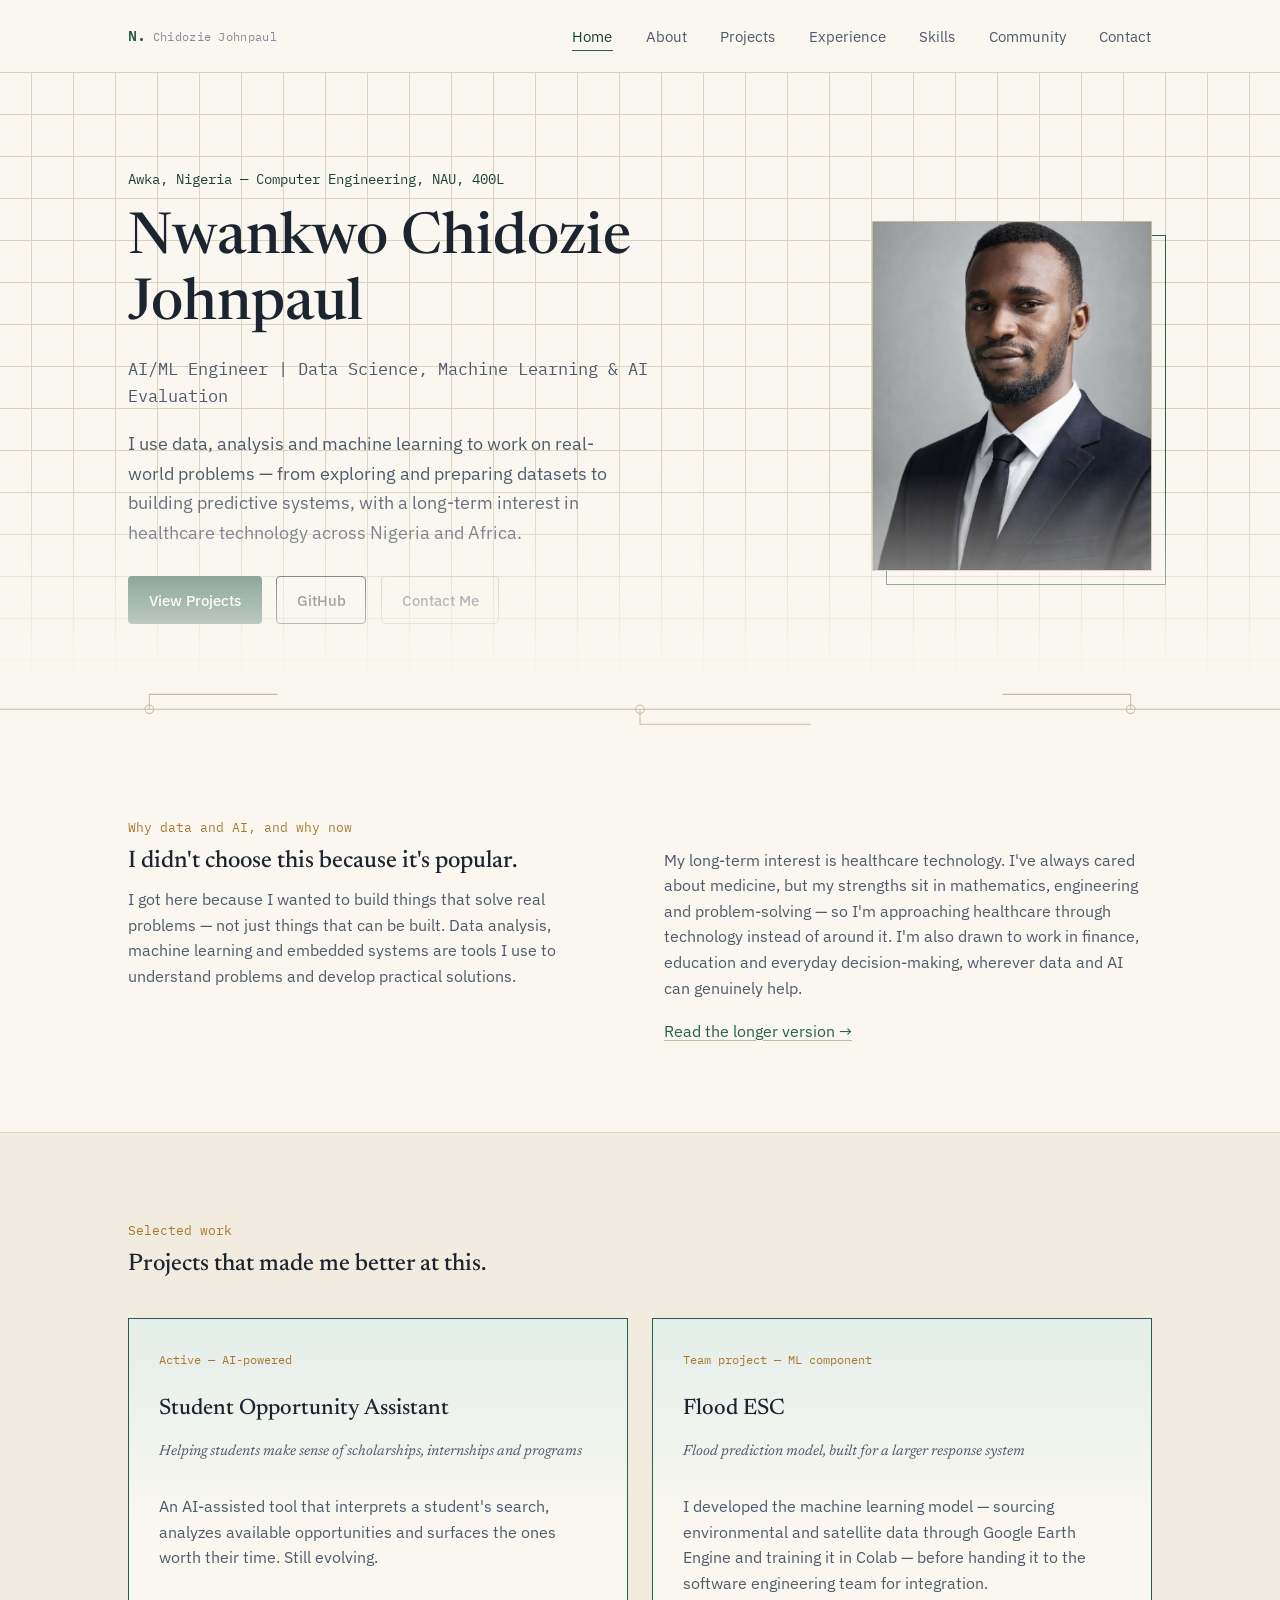
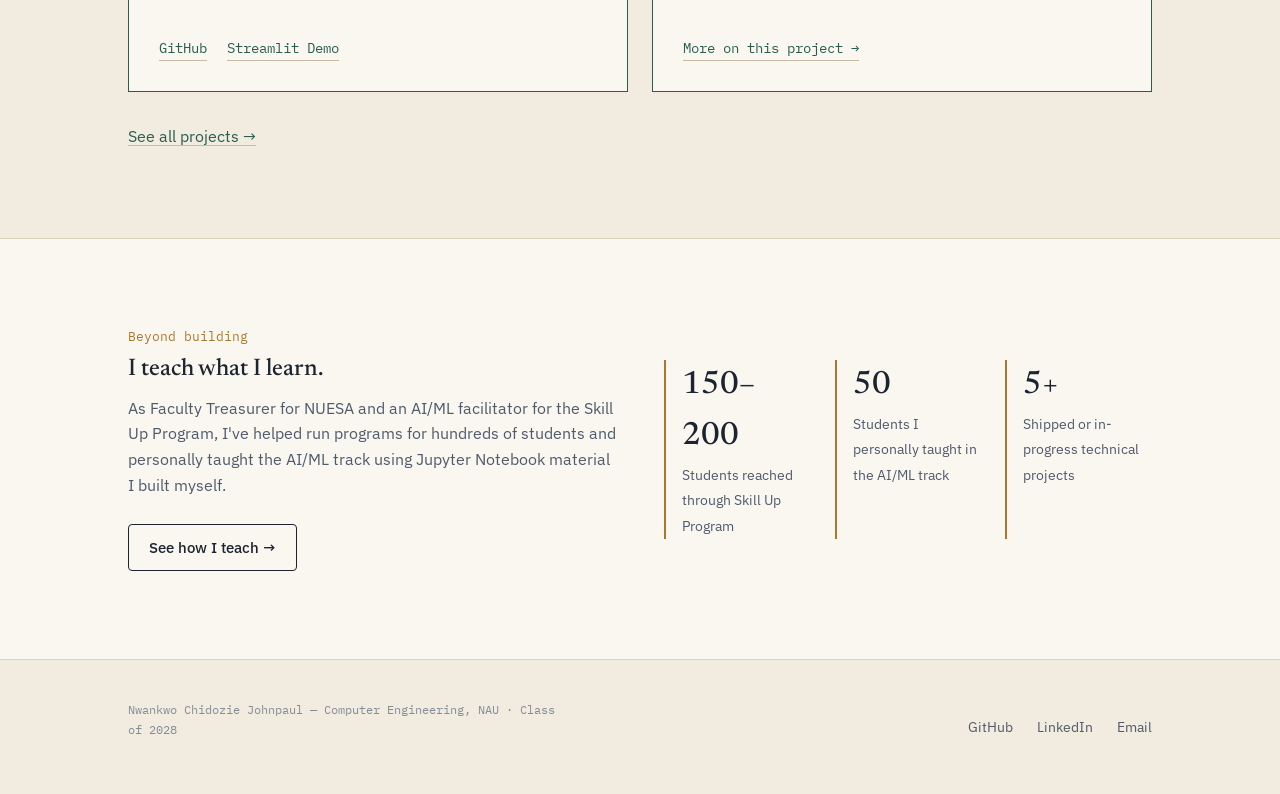
<file: index.html>
<!DOCTYPE html>
<html lang="en">
<head>
<meta charset="UTF-8">
<meta name="viewport" content="width=device-width, initial-scale=1.0">
<title>Nwankwo Chidozie Johnpaul — AI/ML Engineer | Data Science &amp; AI Evaluation</title>
<meta name="description" content="Nwankwo Chidozie Johnpaul is a Computer Engineering student working across data science, machine learning, AI evaluation, and practical AI systems to solve real problems.">
<link rel="stylesheet" href="css/style.css">
</head>
<body>

<header class="site-header">
  <nav class="nav">
    <a href="index.html" class="nav__mark"><strong>N.</strong><span>Chidozie Johnpaul</span></a>
    <button class="nav__toggle" aria-label="Toggle navigation" aria-expanded="false"><span></span></button>
    <ul class="nav__links">
      <li><a href="index.html" aria-current="page">Home</a></li>
      <li><a href="about.html">About</a></li>
      <li><a href="projects.html">Projects</a></li>
      <li><a href="experience.html">Experience</a></li>
      <li><a href="skills.html">Skills</a></li>
      <li><a href="community.html">Community</a></li>
      <li><a href="contact.html">Contact</a></li>
    </ul>
  </nav>
</header>

<main>

  <section class="hero">
    <div class="hero__inner">
      <div>
        <p class="hero__eyebrow">Awka, Nigeria — Computer Engineering, NAU, 400L</p>
        <h1>Nwankwo Chidozie<br>Johnpaul</h1>
        <p class="hero__role">AI/ML Engineer | Data Science, Machine Learning &amp; AI Evaluation</p>
        <p class="hero__lede">I use data, analysis and machine learning to work on real-world problems — from exploring and preparing datasets to building predictive systems, with a long-term interest in healthcare technology across Nigeria and Africa.</p>
        <div class="btn-row" style="margin-top: 1.8rem;">
          <a href="projects.html" class="btn btn--primary">View Projects</a>
          <a href="https://github.com/Jaypee88" class="btn btn--outline" target="_blank" rel="noopener">GitHub</a>
          <a href="contact.html" class="btn btn--ghost">Contact Me</a>
        </div>
      </div>
      <div class="hero__photo">
        <img src="assets/images/profile.jpg" alt="Portrait of Nwankwo Chidozie Johnpaul">
      </div>
    </div>
  </section>

  <svg class="circuit-divider" viewBox="0 0 1200 40" preserveAspectRatio="none" aria-hidden="true">
    <line x1="0" y1="20" x2="1200" y2="20" stroke="currentColor" stroke-width="1"/>
    <circle cx="140" cy="20" r="4" fill="none" stroke="currentColor" stroke-width="1"/>
    <circle cx="600" cy="20" r="4" fill="none" stroke="currentColor" stroke-width="1"/>
    <circle cx="1060" cy="20" r="4" fill="none" stroke="currentColor" stroke-width="1"/>
    <path d="M140 20 V6 H260" fill="none" stroke="currentColor" stroke-width="1"/>
    <path d="M600 20 V34 H760" fill="none" stroke="currentColor" stroke-width="1"/>
    <path d="M1060 20 V6 H940" fill="none" stroke="currentColor" stroke-width="1"/>
  </svg>

  <section class="section">
    <div class="container">
      <p class="eyebrow">Why data and AI, and why now</p>
      <div class="grid grid--2" style="gap: 3rem; align-items: start;">
        <div>
          <h2>I didn't choose this because it's popular.</h2>
          <p class="text-soft">I got here because I wanted to build things that solve real problems — not just things that can be built. Data analysis, machine learning and embedded systems are tools I use to understand problems and develop practical solutions.</p>
        </div>
        <div>
          <p class="text-soft">My long-term interest is healthcare technology. I've always cared about medicine, but my strengths sit in mathematics, engineering and problem-solving — so I'm approaching healthcare through technology instead of around it. I'm also drawn to work in finance, education and everyday decision-making, wherever data and AI can genuinely help.</p>
          <p><a href="about.html">Read the longer version →</a></p>
        </div>
      </div>
    </div>
  </section>

  <section class="section section--alt">
    <div class="container">
      <div class="section__head">
        <p class="eyebrow">Selected work</p>
        <h2>Projects that made me better at this.</h2>
      </div>

      <div class="grid grid--2">
        <article class="project project--featured">
          <p class="project__status">Active — AI-powered</p>
          <h3 class="project__title">Student Opportunity Assistant</h3>
          <p class="project__role">Helping students make sense of scholarships, internships and programs</p>
          <p class="text-soft">An AI-assisted tool that interprets a student's search, analyzes available opportunities and surfaces the ones worth their time. Still evolving.</p>
          <div class="project__links">
            <a href="https://github.com/Jaypee88/student-opportunity-assistant" target="_blank" rel="noopener">GitHub</a>
            <a href="https://student-opportunity-assistant-ey23yjpx48rzqgpqrbyyuj.streamlit.app/" target="_blank" rel="noopener">Streamlit Demo</a>
          </div>
        </article>

        <article class="project project--featured">
          <p class="project__status">Team project — ML component</p>
          <h3 class="project__title">Flood ESC</h3>
          <p class="project__role">Flood prediction model, built for a larger response system</p>
          <p class="text-soft">I developed the machine learning model — sourcing environmental and satellite data through Google Earth Engine and training it in Colab — before handing it to the software engineering team for integration.</p>
          <div class="project__links">
            <a href="experience.html#ieee">More on this project →</a>
          </div>
        </article>
      </div>
      <p style="margin-top: 2rem;"><a href="projects.html">See all projects →</a></p>
    </div>
  </section>

  <section class="section">
    <div class="container">
      <div class="grid grid--2" style="align-items: center; gap: 3rem;">
        <div>
          <p class="eyebrow">Beyond building</p>
          <h2>I teach what I learn.</h2>
          <p class="text-soft">As Faculty Treasurer for NUESA and an AI/ML facilitator for the Skill Up Program, I've helped run programs for hundreds of students and personally taught the AI/ML track using Jupyter Notebook material I built myself.</p>
          <a href="community.html" class="btn btn--outline" style="margin-top: 0.5rem;">See how I teach →</a>
        </div>
        <div class="stat-row" style="margin: 0;">
          <div class="stat"><b>150–200</b><span>Students reached through Skill Up Program</span></div>
          <div class="stat"><b>50</b><span>Students I personally taught in the AI/ML track</span></div>
          <div class="stat"><b>5+</b><span>Shipped or in-progress technical projects</span></div>
        </div>
      </div>
    </div>
  </section>

</main>

<footer class="site-footer">
  <div class="container footer__inner">
    <p class="footer__note">Nwankwo Chidozie Johnpaul — Computer Engineering, NAU · Class of 2028</p>
    <ul class="footer__links">
      <li><a href="https://github.com/Jaypee88" target="_blank" rel="noopener">GitHub</a></li>
      <li><a href="https://www.linkedin.com/in/chidozie-nwankwo-b798b4382" target="_blank" rel="noopener">LinkedIn</a></li>
      <li><a href="mailto:dozienwankwo7@gmail.com">Email</a></li>
    </ul>
  </div>
</footer>

<script src="js/main.js"></script>
</body>
</html>
</file>
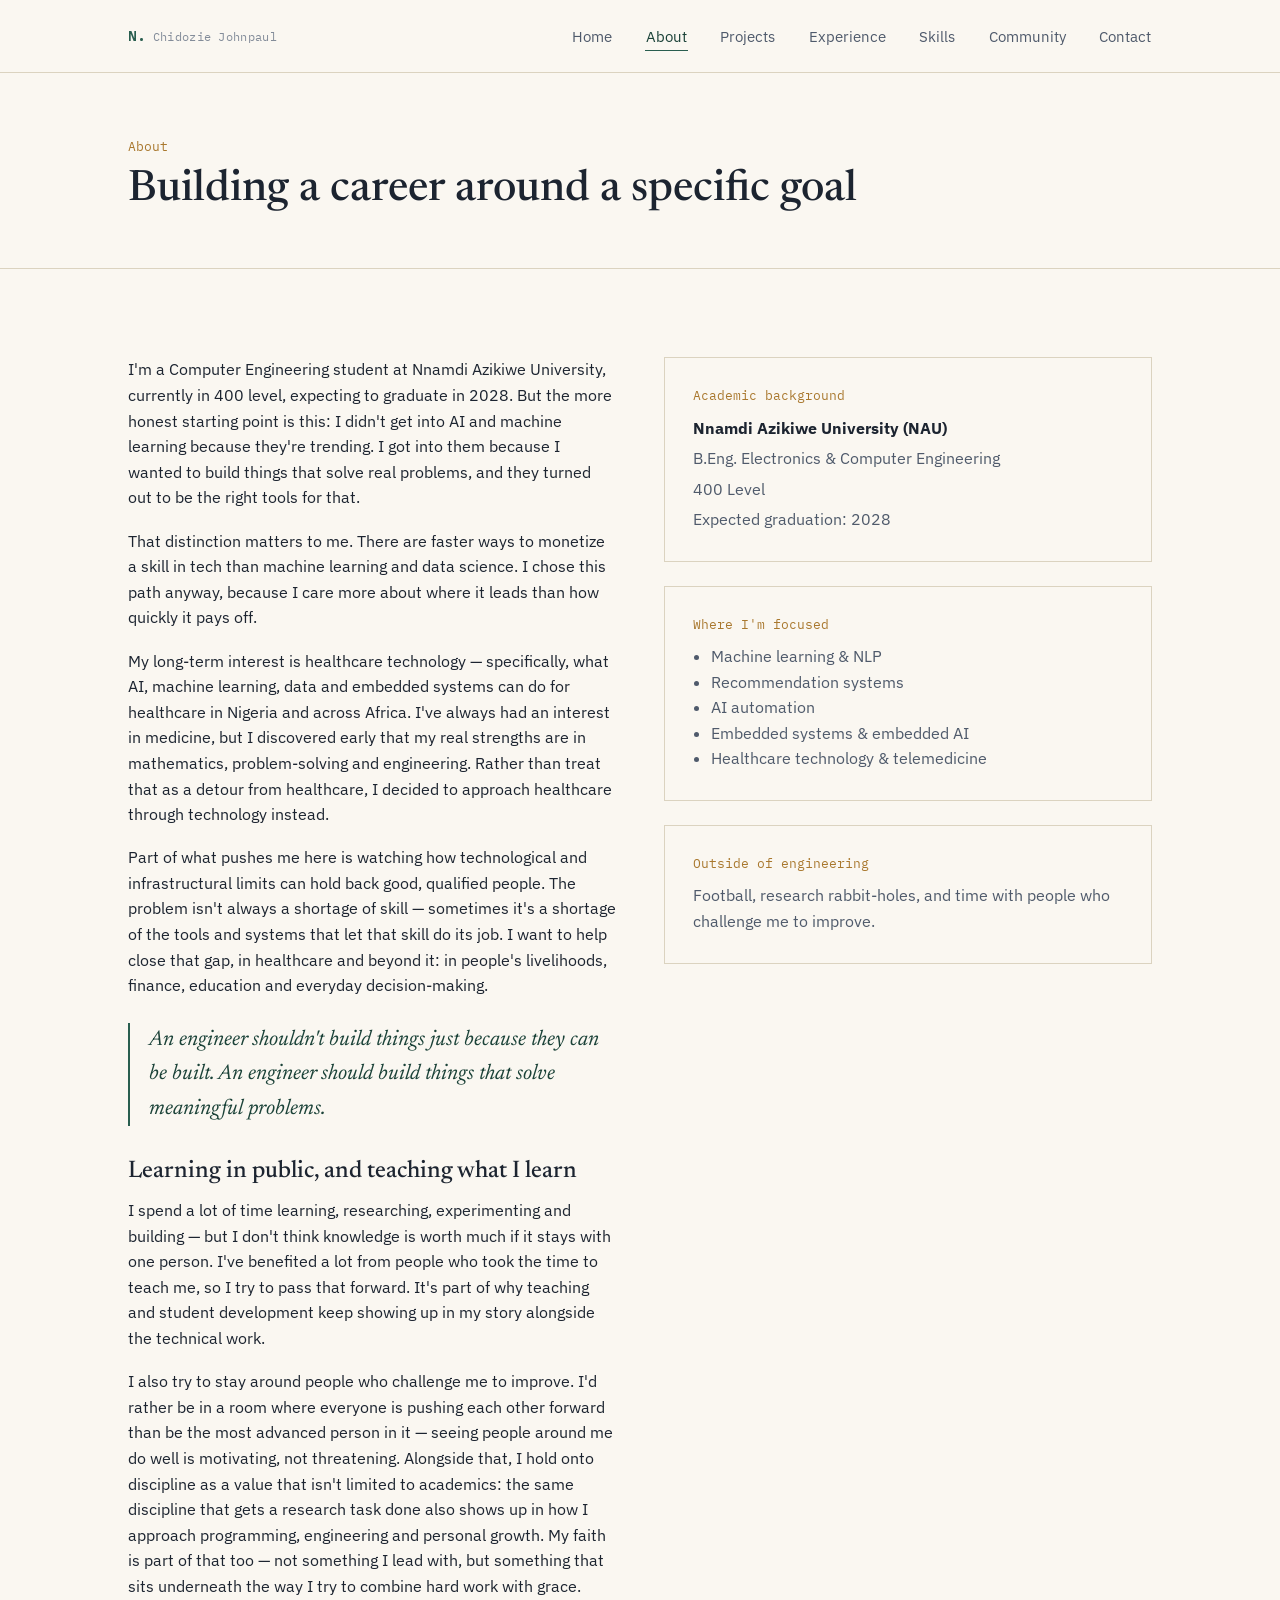
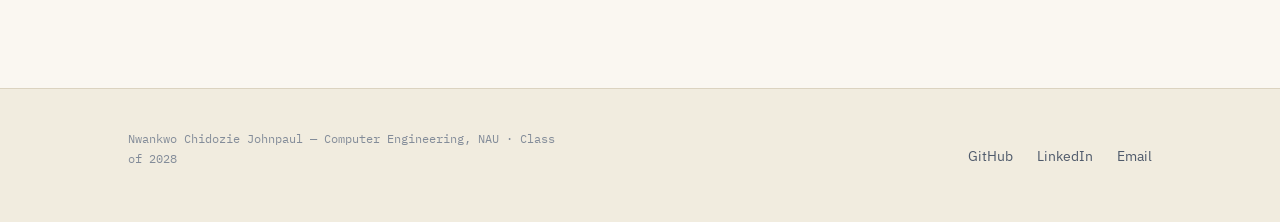
<file: about.html>
<!DOCTYPE html>
<html lang="en">
<head>
<meta charset="UTF-8">
<meta name="viewport" content="width=device-width, initial-scale=1.0">
<title>About — Nwankwo Chidozie Johnpaul</title>
<meta name="description" content="About Nwankwo Chidozie Johnpaul: a Computer Engineering student building a career around AI/ML and healthcare technology.">
<link rel="stylesheet" href="css/style.css">
</head>
<body>

<header class="site-header">
  <nav class="nav">
    <a href="index.html" class="nav__mark"><strong>N.</strong><span>Chidozie Johnpaul</span></a>
    <button class="nav__toggle" aria-label="Toggle navigation" aria-expanded="false"><span></span></button>
    <ul class="nav__links">
      <li><a href="index.html">Home</a></li>
      <li><a href="about.html" aria-current="page">About</a></li>
      <li><a href="projects.html">Projects</a></li>
      <li><a href="experience.html">Experience</a></li>
      <li><a href="skills.html">Skills</a></li>
      <li><a href="community.html">Community</a></li>
      <li><a href="contact.html">Contact</a></li>
    </ul>
  </nav>
</header>

<main>

  <div class="page-head">
    <div class="container">
      <p class="eyebrow">About</p>
      <h1>Building a career around a specific goal</h1>
    </div>
  </div>

  <section class="section">
    <div class="container">
      <div class="grid grid--2" style="gap: 3rem;">
        <div class="center-copy">
          <p>I'm a Computer Engineering student at Nnamdi Azikiwe University, currently in 400 level, expecting to graduate in 2028. But the more honest starting point is this: I didn't get into AI and machine learning because they're trending. I got into them because I wanted to build things that solve real problems, and they turned out to be the right tools for that.</p>

          <p>That distinction matters to me. There are faster ways to monetize a skill in tech than machine learning and data science. I chose this path anyway, because I care more about where it leads than how quickly it pays off.</p>

          <p>My long-term interest is healthcare technology — specifically, what AI, machine learning, data and embedded systems can do for healthcare in Nigeria and across Africa. I've always had an interest in medicine, but I discovered early that my real strengths are in mathematics, problem-solving and engineering. Rather than treat that as a detour from healthcare, I decided to approach healthcare through technology instead.</p>

          <p>Part of what pushes me here is watching how technological and infrastructural limits can hold back good, qualified people. The problem isn't always a shortage of skill — sometimes it's a shortage of the tools and systems that let that skill do its job. I want to help close that gap, in healthcare and beyond it: in people's livelihoods, finance, education and everyday decision-making.</p>

          <p class="pull">An engineer shouldn't build things just because they can be built. An engineer should build things that solve meaningful problems.</p>

          <h2 style="margin-top: 2rem;">Learning in public, and teaching what I learn</h2>
          <p>I spend a lot of time learning, researching, experimenting and building — but I don't think knowledge is worth much if it stays with one person. I've benefited a lot from people who took the time to teach me, so I try to pass that forward. It's part of why teaching and student development keep showing up in my story alongside the technical work.</p>

          <p>I also try to stay around people who challenge me to improve. I'd rather be in a room where everyone is pushing each other forward than be the most advanced person in it — seeing people around me do well is motivating, not threatening. Alongside that, I hold onto discipline as a value that isn't limited to academics: the same discipline that gets a research task done also shows up in how I approach programming, engineering and personal growth. My faith is part of that too — not something I lead with, but something that sits underneath the way I try to combine hard work with grace.</p>
        </div>

        <aside>
          <div class="card">
            <p class="eyebrow" style="margin-top:0;">Academic background</p>
            <p style="margin-bottom: 0.3em;"><strong>Nnamdi Azikiwe University (NAU)</strong></p>
            <p class="text-soft" style="margin-bottom: 0.3em;">B.Eng. Electronics &amp; Computer Engineering</p>
            <p class="text-soft" style="margin-bottom: 0.3em;">400 Level</p>
            <p class="text-soft" style="margin-bottom: 0;">Expected graduation: 2028</p>
          </div>

          <div class="card" style="margin-top: 1.5rem;">
            <p class="eyebrow" style="margin-top:0;">Where I'm focused</p>
            <ul style="padding-left: 1.1em; color: var(--ink-soft); margin: 0;">
              <li>Machine learning &amp; NLP</li>
              <li>Recommendation systems</li>
              <li>AI automation</li>
              <li>Embedded systems &amp; embedded AI</li>
              <li>Healthcare technology &amp; telemedicine</li>
            </ul>
          </div>

          <div class="card" style="margin-top: 1.5rem;">
            <p class="eyebrow" style="margin-top:0;">Outside of engineering</p>
            <p class="text-soft" style="margin-bottom: 0;">Football, research rabbit-holes, and time with people who challenge me to improve.</p>
          </div>
        </aside>
      </div>
    </div>
  </section>

</main>

<footer class="site-footer">
  <div class="container footer__inner">
    <p class="footer__note">Nwankwo Chidozie Johnpaul — Computer Engineering, NAU · Class of 2028</p>
    <ul class="footer__links">
      <li><a href="https://github.com/Jaypee88" target="_blank" rel="noopener">GitHub</a></li>
      <li><a href="https://www.linkedin.com/in/chidozie-nwankwo-b798b4382" target="_blank" rel="noopener">LinkedIn</a></li>
      <li><a href="mailto:dozienwankwo7@gmail.com">Email</a></li>
    </ul>
  </div>
</footer>

<script src="js/main.js"></script>
</body>
</html>
</file>
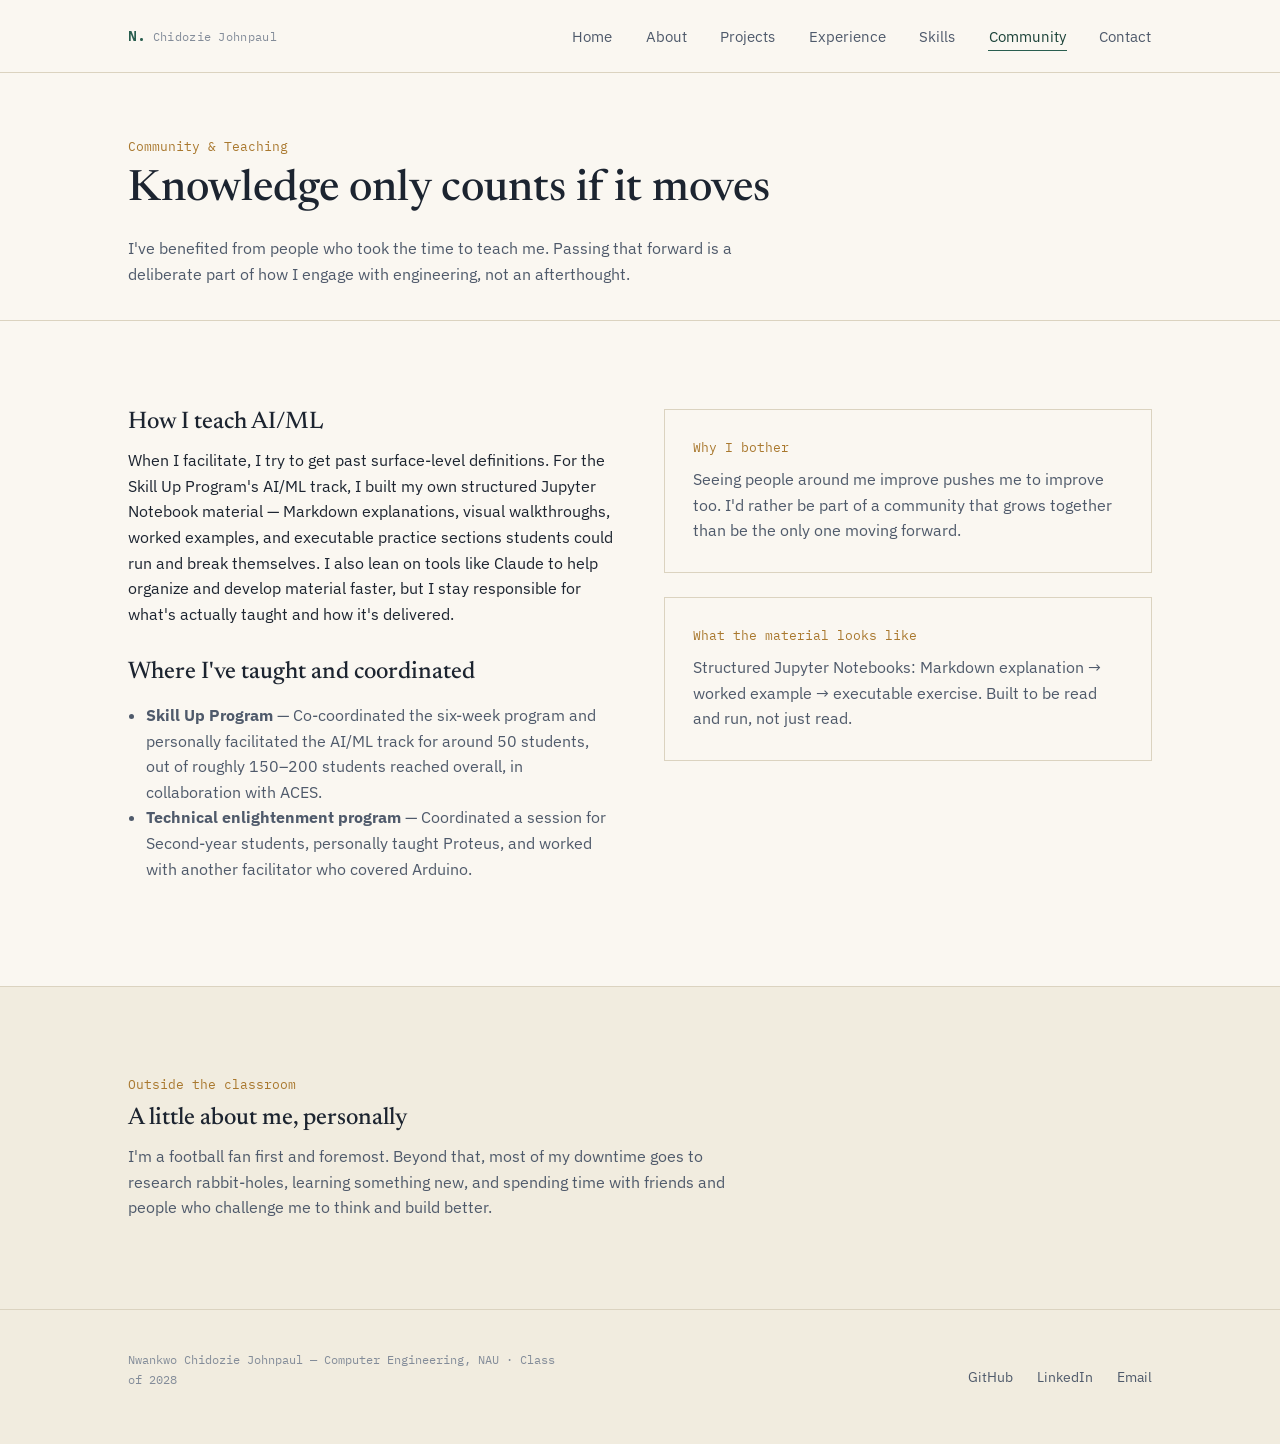
<file: community.html>
<!DOCTYPE html>
<html lang="en">
<head>
<meta charset="UTF-8">
<meta name="viewport" content="width=device-width, initial-scale=1.0">
<title>Community &amp; Teaching — Nwankwo Chidozie Johnpaul</title>
<meta name="description" content="How Nwankwo Chidozie Johnpaul teaches AI/ML and electronics to fellow students, and why knowledge-sharing is part of his approach to engineering.">
<link rel="stylesheet" href="css/style.css">
</head>
<body>

<header class="site-header">
  <nav class="nav">
    <a href="index.html" class="nav__mark"><strong>N.</strong><span>Chidozie Johnpaul</span></a>
    <button class="nav__toggle" aria-label="Toggle navigation" aria-expanded="false"><span></span></button>
    <ul class="nav__links">
      <li><a href="index.html">Home</a></li>
      <li><a href="about.html">About</a></li>
      <li><a href="projects.html">Projects</a></li>
      <li><a href="experience.html">Experience</a></li>
      <li><a href="skills.html">Skills</a></li>
      <li><a href="community.html" aria-current="page">Community</a></li>
      <li><a href="contact.html">Contact</a></li>
    </ul>
  </nav>
</header>

<main>

  <div class="page-head">
    <div class="container">
      <p class="eyebrow">Community &amp; Teaching</p>
      <h1>Knowledge only counts if it moves</h1>
      <p class="text-soft" style="margin-top: 0.8em;">I've benefited from people who took the time to teach me. Passing that forward is a deliberate part of how I engage with engineering, not an afterthought.</p>
    </div>
  </div>

  <section class="section">
    <div class="container">
      <div class="grid grid--2" style="gap: 3rem;">
        <div class="center-copy">
          <h2>How I teach AI/ML</h2>
          <p>When I facilitate, I try to get past surface-level definitions. For the Skill Up Program's AI/ML track, I built my own structured Jupyter Notebook material — Markdown explanations, visual walkthroughs, worked examples, and executable practice sections students could run and break themselves. I also lean on tools like Claude to help organize and develop material faster, but I stay responsible for what's actually taught and how it's delivered.</p>

          <h2 style="margin-top: 2rem;">Where I've taught and coordinated</h2>
          <ul style="padding-left: 1.1em; color: var(--ink-soft);">
            <li><strong>Skill Up Program</strong> — Co-coordinated the six-week program and personally facilitated the AI/ML track for around 50 students, out of roughly 150–200 students reached overall, in collaboration with ACES.</li>
            <li><strong>Technical enlightenment program</strong> — Coordinated a session for Second-year students, personally taught Proteus, and worked with another facilitator who covered Arduino.</li>
          </ul>
        </div>

        <aside>
          <div class="card">
            <p class="eyebrow" style="margin-top: 0;">Why I bother</p>
            <p class="text-soft">Seeing people around me improve pushes me to improve too. I'd rather be part of a community that grows together than be the only one moving forward.</p>
          </div>
          <div class="card" style="margin-top: 1.5rem;">
            <p class="eyebrow" style="margin-top: 0;">What the material looks like</p>
            <p class="text-soft" style="margin-bottom: 0;">Structured Jupyter Notebooks: Markdown explanation → worked example → executable exercise. Built to be read and run, not just read.</p>
          </div>
        </aside>
      </div>
    </div>
  </section>

  <section class="section section--alt">
    <div class="container">
      <p class="eyebrow">Outside the classroom</p>
      <h2>A little about me, personally</h2>
      <p class="text-soft" style="max-width: 60ch;">I'm a football fan first and foremost. Beyond that, most of my downtime goes to research rabbit-holes, learning something new, and spending time with friends and people who challenge me to think and build better.</p>
    </div>
  </section>

</main>

<footer class="site-footer">
  <div class="container footer__inner">
    <p class="footer__note">Nwankwo Chidozie Johnpaul — Computer Engineering, NAU · Class of 2028</p>
    <ul class="footer__links">
      <li><a href="https://github.com/Jaypee88" target="_blank" rel="noopener">GitHub</a></li>
      <li><a href="https://www.linkedin.com/in/chidozie-nwankwo-b798b4382" target="_blank" rel="noopener">LinkedIn</a></li>
      <li><a href="mailto:dozienwankwo7@gmail.com">Email</a></li>
    </ul>
  </div>
</footer>

<script src="js/main.js"></script>
</body>
</html>
</file>
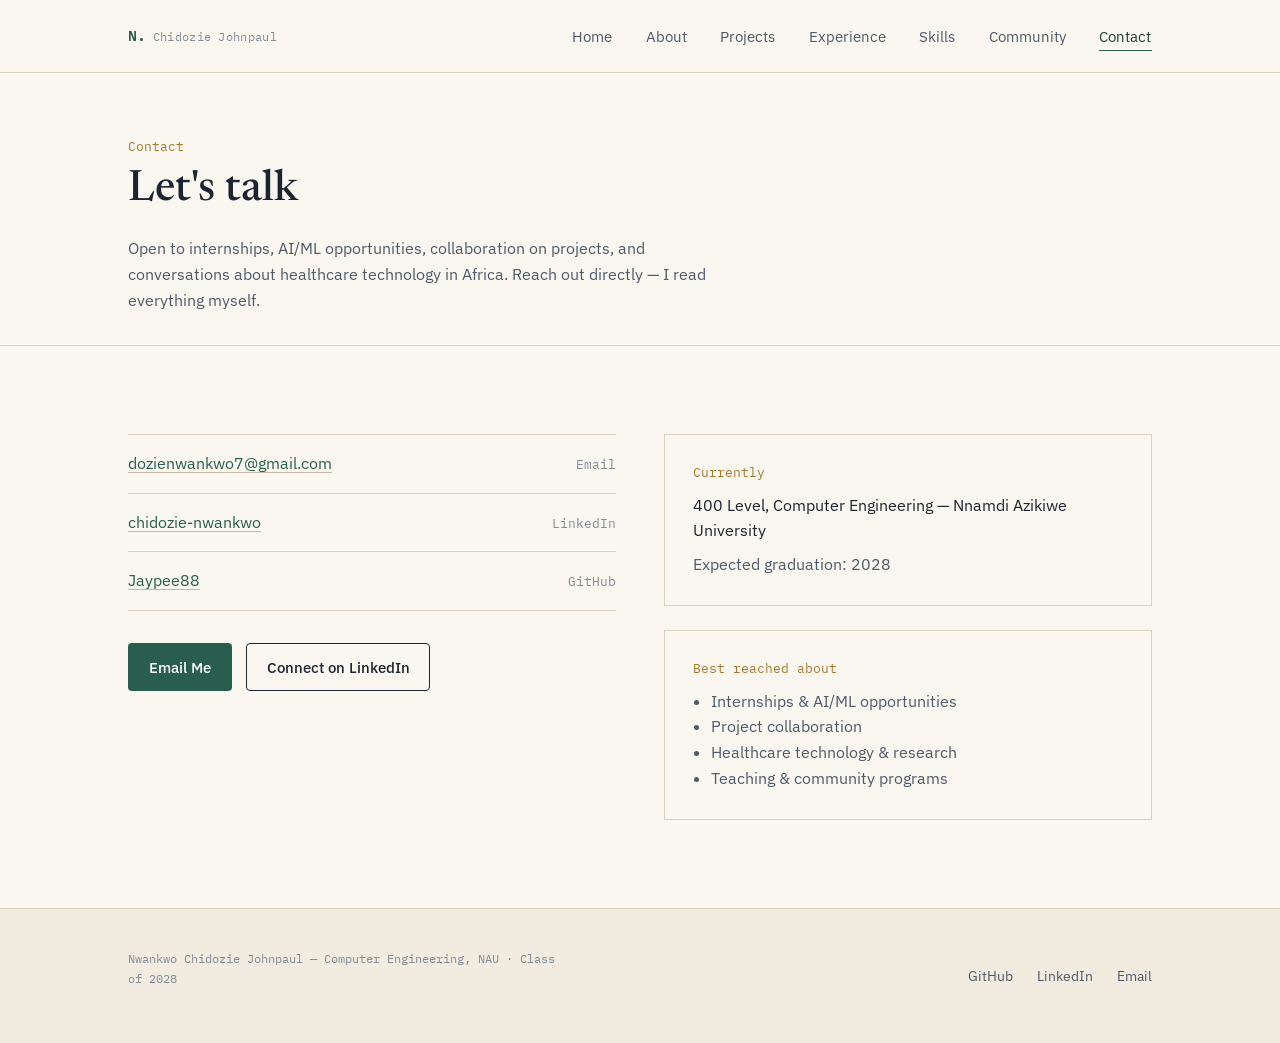
<file: contact.html>
<!DOCTYPE html>
<html lang="en">
<head>
<meta charset="UTF-8">
<meta name="viewport" content="width=device-width, initial-scale=1.0">
<title>Contact — Nwankwo Chidozie Johnpaul</title>
<meta name="description" content="Get in touch with Nwankwo Chidozie Johnpaul for opportunities, collaboration, or a conversation about AI/ML and healthcare technology.">
<link rel="stylesheet" href="css/style.css">
</head>
<body>

<header class="site-header">
  <nav class="nav">
    <a href="index.html" class="nav__mark"><strong>N.</strong><span>Chidozie Johnpaul</span></a>
    <button class="nav__toggle" aria-label="Toggle navigation" aria-expanded="false"><span></span></button>
    <ul class="nav__links">
      <li><a href="index.html">Home</a></li>
      <li><a href="about.html">About</a></li>
      <li><a href="projects.html">Projects</a></li>
      <li><a href="experience.html">Experience</a></li>
      <li><a href="skills.html">Skills</a></li>
      <li><a href="community.html">Community</a></li>
      <li><a href="contact.html" aria-current="page">Contact</a></li>
    </ul>
  </nav>
</header>

<main>

  <div class="page-head">
    <div class="container">
      <p class="eyebrow">Contact</p>
      <h1>Let's talk</h1>
      <p class="text-soft" style="margin-top: 0.8em;">Open to internships, AI/ML opportunities, collaboration on projects, and conversations about healthcare technology in Africa. Reach out directly — I read everything myself.</p>
    </div>
  </div>

  <section class="section">
    <div class="container contact-grid">
      <div>
        <ul class="contact-list">
          <li>
            <a href="mailto:dozienwankwo7@gmail.com">dozienwankwo7@gmail.com</a>
            <span>Email</span>
          </li>
          <li>
            <a href="https://www.linkedin.com/in/chidozie-nwankwo-b798b4382" target="_blank" rel="noopener">chidozie-nwankwo</a>
            <span>LinkedIn</span>
          </li>
          <li>
            <a href="https://github.com/Jaypee88" target="_blank" rel="noopener">Jaypee88</a>
            <span>GitHub</span>
          </li>
        </ul>

        <div class="btn-row" style="margin-top: 2rem;">
          <a href="mailto:dozienwankwo7@gmail.com" class="btn btn--primary">Email Me</a>
          <a href="https://www.linkedin.com/in/chidozie-nwankwo-b798b4382" class="btn btn--outline" target="_blank" rel="noopener">Connect on LinkedIn</a>
        </div>
      </div>

      <div>
        <div class="card">
          <p class="eyebrow" style="margin-top: 0;">Currently</p>
          <p style="margin-bottom: 0.5em;">400 Level, Computer Engineering — Nnamdi Azikiwe University</p>
          <p class="text-soft" style="margin-bottom: 0;">Expected graduation: 2028</p>
        </div>
        <div class="card" style="margin-top: 1.5rem;">
          <p class="eyebrow" style="margin-top: 0;">Best reached about</p>
          <ul style="padding-left: 1.1em; color: var(--ink-soft); margin: 0;">
            <li>Internships &amp; AI/ML opportunities</li>
            <li>Project collaboration</li>
            <li>Healthcare technology &amp; research</li>
            <li>Teaching &amp; community programs</li>
          </ul>
        </div>
      </div>
    </div>
  </section>

</main>

<footer class="site-footer">
  <div class="container footer__inner">
    <p class="footer__note">Nwankwo Chidozie Johnpaul — Computer Engineering, NAU · Class of 2028</p>
    <ul class="footer__links">
      <li><a href="https://github.com/Jaypee88" target="_blank" rel="noopener">GitHub</a></li>
      <li><a href="https://www.linkedin.com/in/chidozie-nwankwo-b798b4382" target="_blank" rel="noopener">LinkedIn</a></li>
      <li><a href="mailto:dozienwankwo7@gmail.com">Email</a></li>
    </ul>
  </div>
</footer>

<script src="js/main.js"></script>
</body>
</html>
</file>
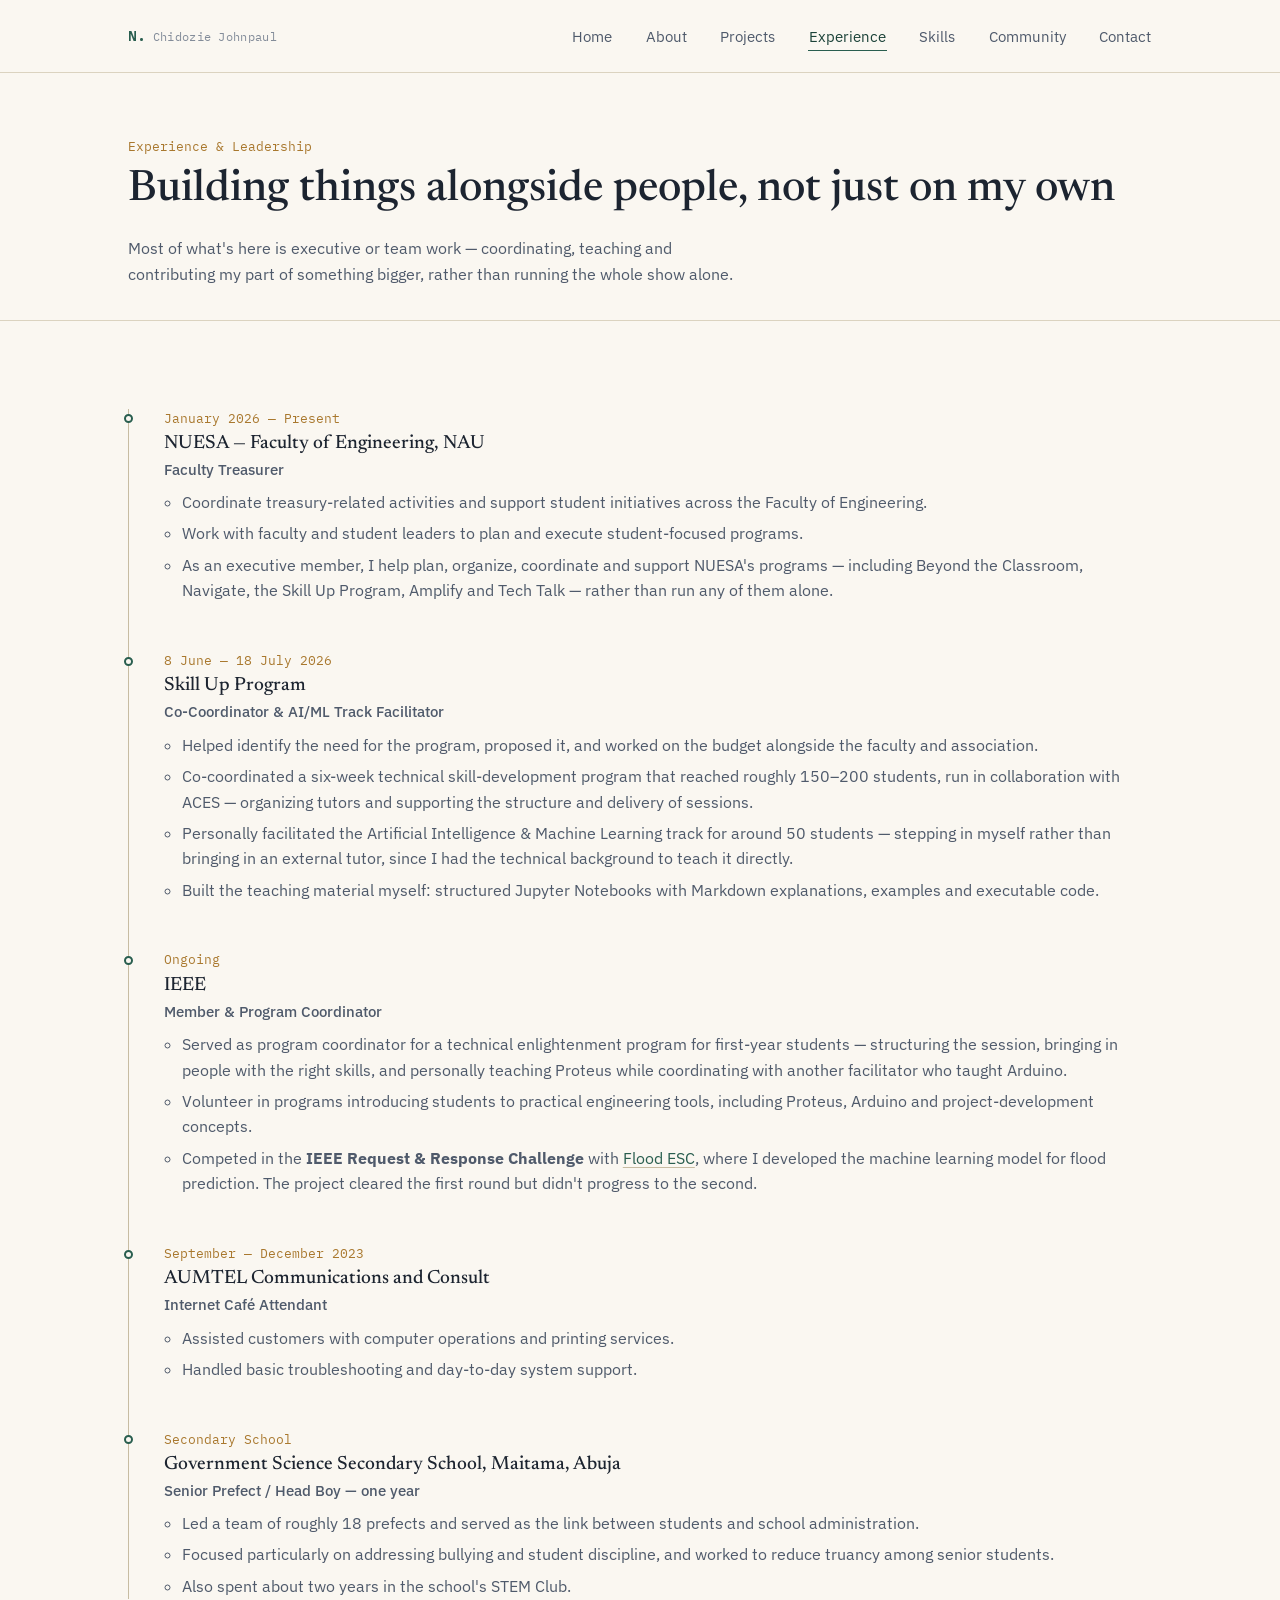
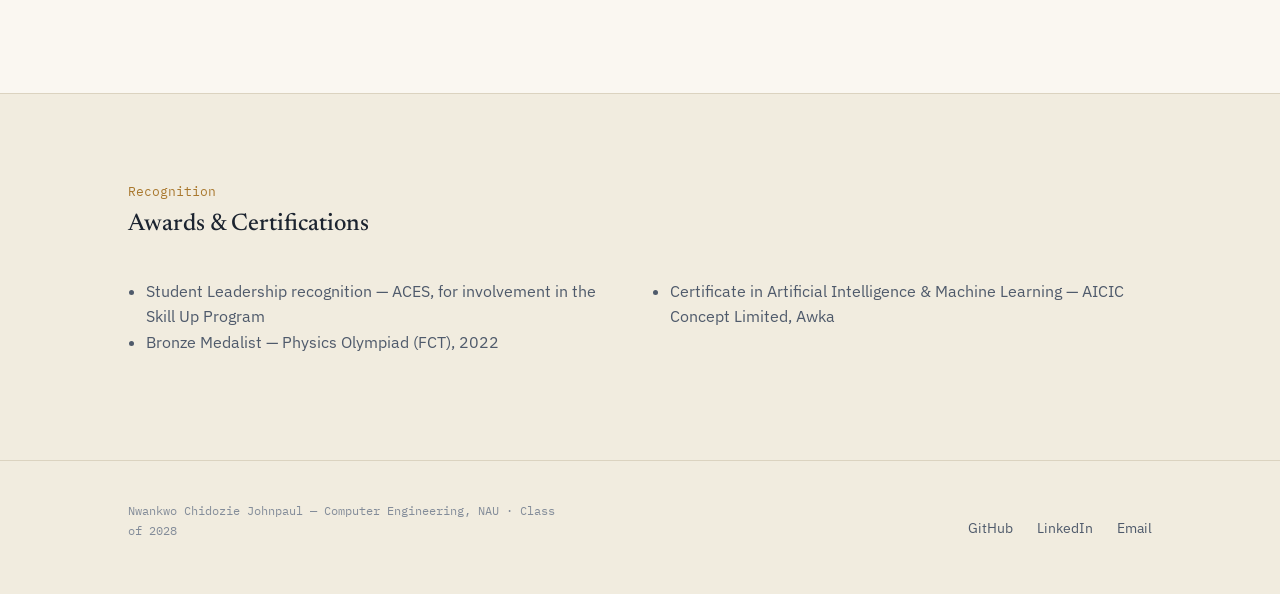
<file: experience.html>
<!DOCTYPE html>
<html lang="en">
<head>
<meta charset="UTF-8">
<meta name="viewport" content="width=device-width, initial-scale=1.0">
<title>Experience &amp; Leadership — Nwankwo Chidozie Johnpaul</title>
<meta name="description" content="Leadership and technical experience: NUESA Faculty Treasurer, IEEE, the Skill Up Program, DIUSCADI, and early leadership as Senior Prefect.">
<link rel="stylesheet" href="css/style.css">
</head>
<body>

<header class="site-header">
  <nav class="nav">
    <a href="index.html" class="nav__mark"><strong>N.</strong><span>Chidozie Johnpaul</span></a>
    <button class="nav__toggle" aria-label="Toggle navigation" aria-expanded="false"><span></span></button>
    <ul class="nav__links">
      <li><a href="index.html">Home</a></li>
      <li><a href="about.html">About</a></li>
      <li><a href="projects.html">Projects</a></li>
      <li><a href="experience.html" aria-current="page">Experience</a></li>
      <li><a href="skills.html">Skills</a></li>
      <li><a href="community.html">Community</a></li>
      <li><a href="contact.html">Contact</a></li>
    </ul>
  </nav>
</header>

<main>

  <div class="page-head">
    <div class="container">
      <p class="eyebrow">Experience &amp; Leadership</p>
      <h1>Building things alongside people, not just on my own</h1>
      <p class="text-soft" style="margin-top: 0.8em;">Most of what's here is executive or team work — coordinating, teaching and contributing my part of something bigger, rather than running the whole show alone.</p>
    </div>
  </div>

  <section class="section">
    <div class="container">
      <ol class="timeline">

        <li class="timeline__item">
          <p class="timeline__date">January 2026 — Present</p>
          <h3 class="timeline__org">NUESA — Faculty of Engineering, NAU</h3>
          <p class="timeline__role">Faculty Treasurer</p>
          <ul>
            <li>Coordinate treasury-related activities and support student initiatives across the Faculty of Engineering.</li>
            <li>Work with faculty and student leaders to plan and execute student-focused programs.</li>
            <li>As an executive member, I help plan, organize, coordinate and support NUESA's programs — including Beyond the Classroom, Navigate, the Skill Up Program, Amplify and Tech Talk — rather than run any of them alone.</li>
          </ul>
        </li>

        <li class="timeline__item" id="skill-up">
          <p class="timeline__date">8 June — 18 July 2026</p>
          <h3 class="timeline__org">Skill Up Program</h3>
          <p class="timeline__role">Co-Coordinator &amp; AI/ML Track Facilitator</p>
          <ul>
            <li>Helped identify the need for the program, proposed it, and worked on the budget alongside the faculty and association.</li>
            <li>Co-coordinated a six-week technical skill-development program that reached roughly 150–200 students, run in collaboration with ACES — organizing tutors and supporting the structure and delivery of sessions.</li>
            <li>Personally facilitated the Artificial Intelligence &amp; Machine Learning track for around 50 students — stepping in myself rather than bringing in an external tutor, since I had the technical background to teach it directly.</li>
            <li>Built the teaching material myself: structured Jupyter Notebooks with Markdown explanations, examples and executable code.</li>
          </ul>
        </li>

        <li class="timeline__item" id="ieee">
          <p class="timeline__date">Ongoing</p>
          <h3 class="timeline__org">IEEE</h3>
          <p class="timeline__role">Member &amp; Program Coordinator</p>
          <ul>
            <li>Served as program coordinator for a technical enlightenment program for first-year students — structuring the session, bringing in people with the right skills, and personally teaching Proteus while coordinating with another facilitator who taught Arduino.</li>
            <li>Volunteer in programs introducing students to practical engineering tools, including Proteus, Arduino and project-development concepts.</li>
            <li>Competed in the <strong>IEEE Request &amp; Response Challenge</strong> with <a href="projects.html#flood-esc">Flood ESC</a>, where I developed the machine learning model for flood prediction. The project cleared the first round but didn't progress to the second.</li>
          </ul>
        </li>


        <li class="timeline__item">
          <p class="timeline__date">September — December 2023</p>
          <h3 class="timeline__org">AUMTEL Communications and Consult</h3>
          <p class="timeline__role">Internet Café Attendant</p>
          <ul>
            <li>Assisted customers with computer operations and printing services.</li>
            <li>Handled basic troubleshooting and day-to-day system support.</li>
          </ul>
        </li>

        <li class="timeline__item">
          <p class="timeline__date">Secondary School</p>
          <h3 class="timeline__org">Government Science Secondary School, Maitama, Abuja</h3>
          <p class="timeline__role">Senior Prefect / Head Boy — one year</p>
          <ul>
            <li>Led a team of roughly 18 prefects and served as the link between students and school administration.</li>
            <li>Focused particularly on addressing bullying and student discipline, and worked to reduce truancy among senior students.</li>
            <li>Also spent about two years in the school's STEM Club.</li>
          </ul>
        </li>

      </ol>
    </div>
  </section>

  <section class="section section--alt">
    <div class="container">
      <p class="eyebrow">Recognition</p>
      <h2>Awards &amp; Certifications</h2>
      <div class="grid grid--2" style="margin-top: 1.5rem;">
        <ul style="padding-left: 1.1em; color: var(--ink-soft);">
          <li>Student Leadership recognition — ACES, for involvement in the Skill Up Program</li>
          <li>Bronze Medalist — Physics Olympiad (FCT), 2022</li>
        </ul>
        <ul style="padding-left: 1.1em; color: var(--ink-soft);">
          <li>Certificate in Artificial Intelligence &amp; Machine Learning — AICIC Concept Limited, Awka</li>
        </ul>
      </div>
    </div>
  </section>

</main>

<footer class="site-footer">
  <div class="container footer__inner">
    <p class="footer__note">Nwankwo Chidozie Johnpaul — Computer Engineering, NAU · Class of 2028</p>
    <ul class="footer__links">
      <li><a href="https://github.com/Jaypee88" target="_blank" rel="noopener">GitHub</a></li>
      <li><a href="https://www.linkedin.com/in/chidozie-nwankwo-b798b4382" target="_blank" rel="noopener">LinkedIn</a></li>
      <li><a href="mailto:dozienwankwo7@gmail.com">Email</a></li>
    </ul>
  </div>
</footer>

<script src="js/main.js"></script>
</body>
</html>
</file>
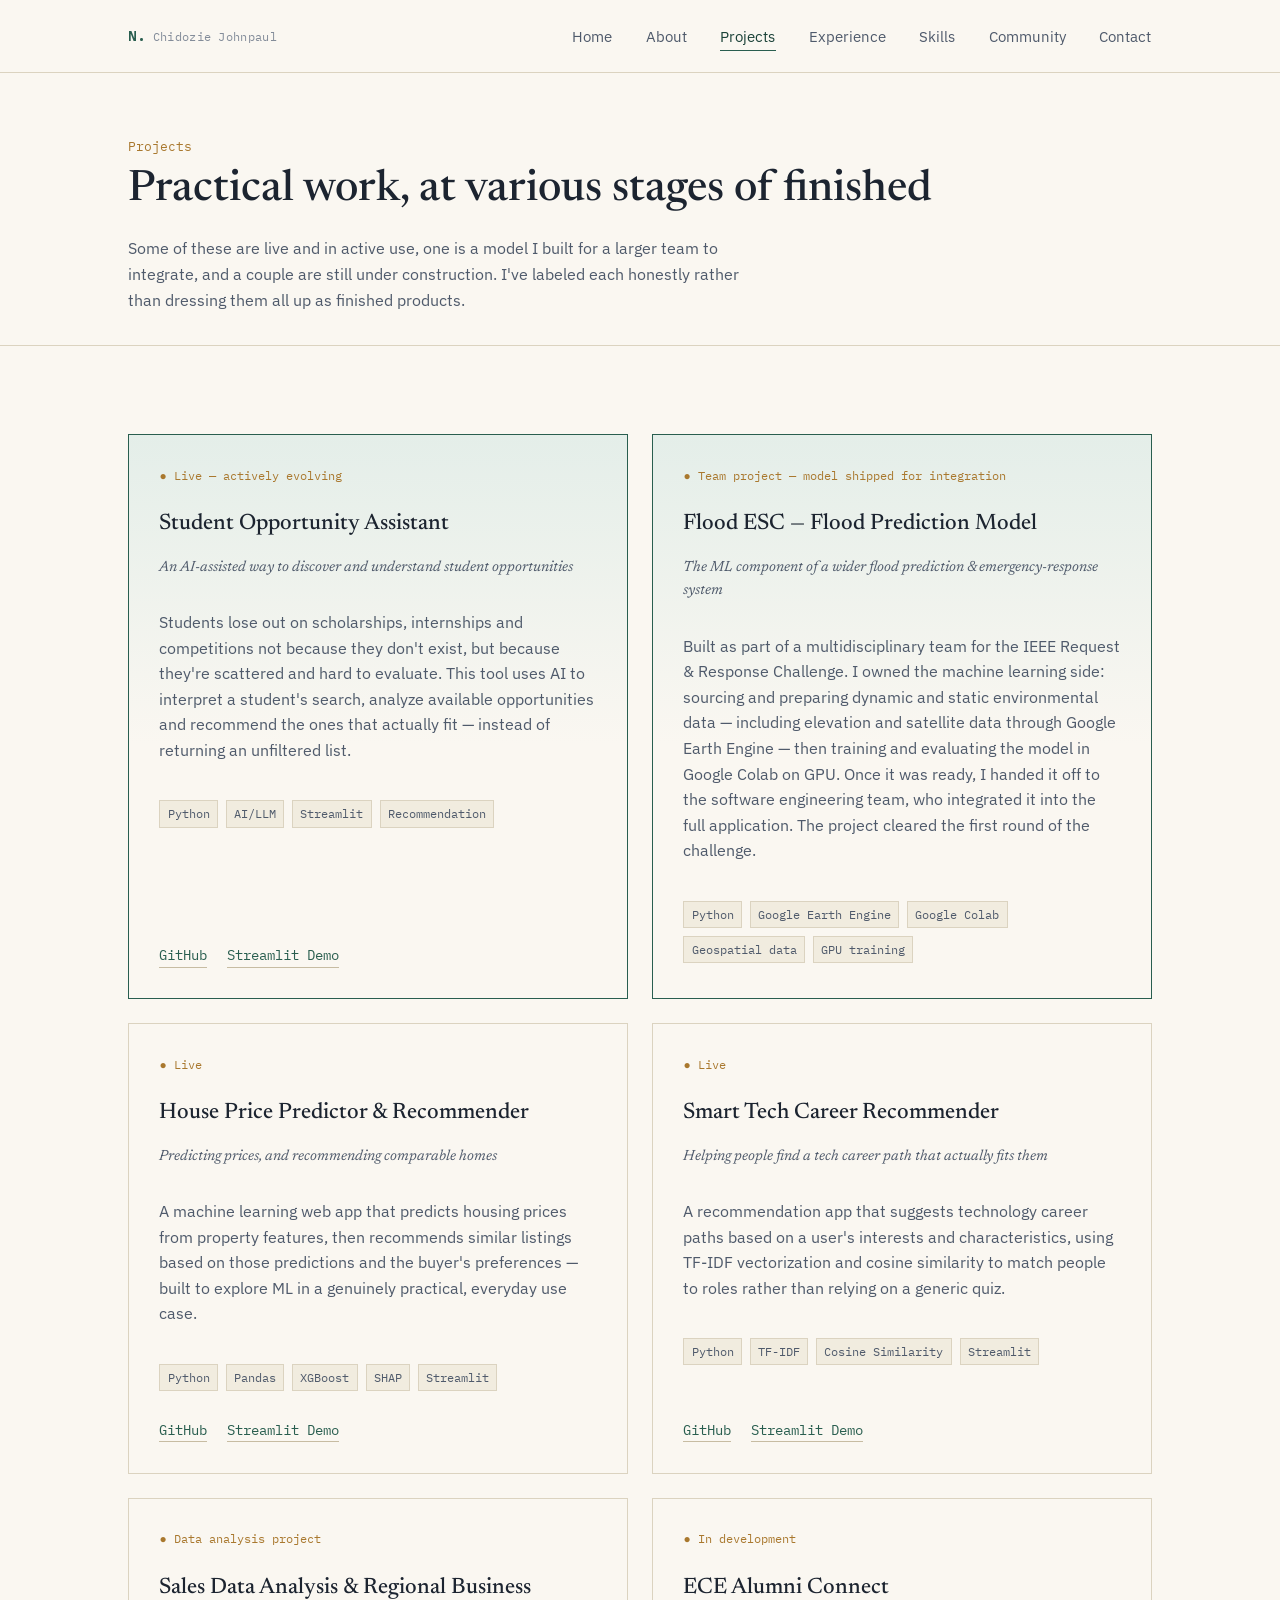
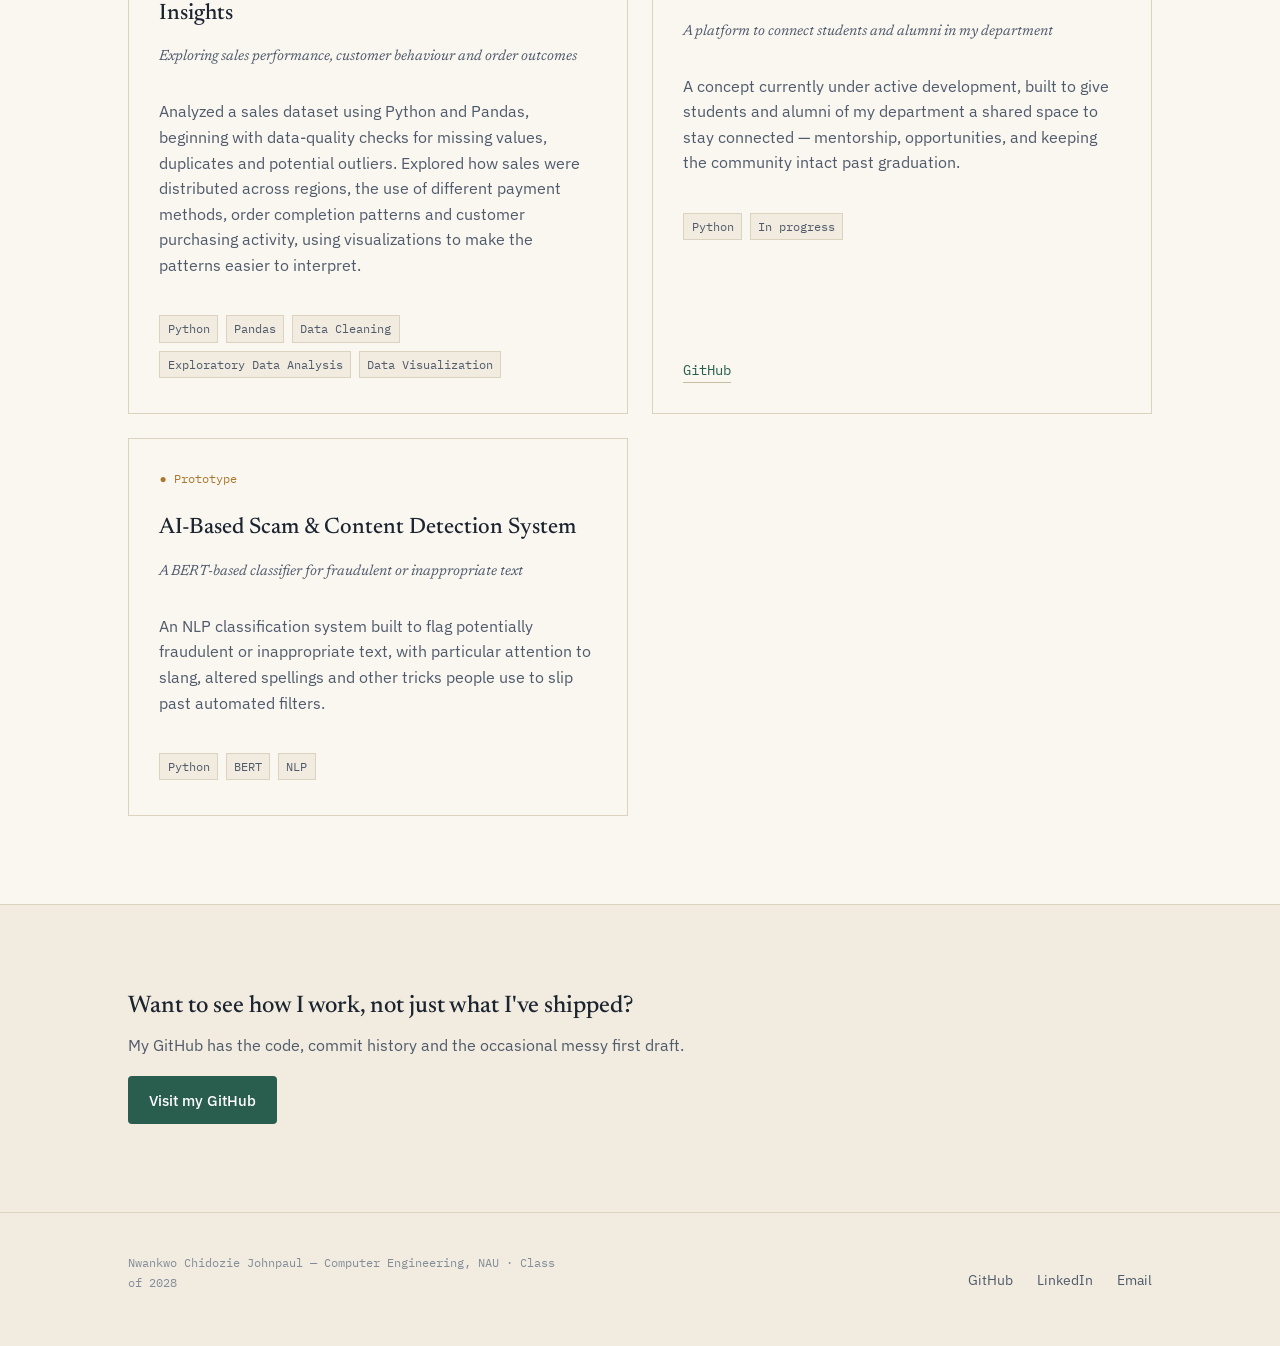
<file: projects.html>
<!DOCTYPE html>
<html lang="en">
<head>
<meta charset="UTF-8">
<meta name="viewport" content="width=device-width, initial-scale=1.0">
<title>Projects — Nwankwo Chidozie Johnpaul</title>
<meta name="description" content="AI/ML and engineering projects by Nwankwo Chidozie Johnpaul, including a flood prediction model, a student opportunity assistant, and two ML-powered Streamlit apps.">
<link rel="stylesheet" href="css/style.css">
</head>
<body>

<header class="site-header">
  <nav class="nav">
    <a href="index.html" class="nav__mark"><strong>N.</strong><span>Chidozie Johnpaul</span></a>
    <button class="nav__toggle" aria-label="Toggle navigation" aria-expanded="false"><span></span></button>
    <ul class="nav__links">
      <li><a href="index.html">Home</a></li>
      <li><a href="about.html">About</a></li>
      <li><a href="projects.html" aria-current="page">Projects</a></li>
      <li><a href="experience.html">Experience</a></li>
      <li><a href="skills.html">Skills</a></li>
      <li><a href="community.html">Community</a></li>
      <li><a href="contact.html">Contact</a></li>
    </ul>
  </nav>
</header>

<main>

  <div class="page-head">
    <div class="container">
      <p class="eyebrow">Projects</p>
      <h1>Practical work, at various stages of finished</h1>
      <p class="text-soft" style="margin-top: 0.8em;">Some of these are live and in active use, one is a model I built for a larger team to integrate, and a couple are still under construction. I've labeled each honestly rather than dressing them all up as finished products.</p>
    </div>
  </div>

  <section class="section">
    <div class="container">
      <div class="grid grid--2">

        <article class="project project--featured">
          <p class="project__status">● Live — actively evolving</p>
          <h3 class="project__title">Student Opportunity Assistant</h3>
          <p class="project__role">An AI-assisted way to discover and understand student opportunities</p>
          <p class="text-soft">Students lose out on scholarships, internships and competitions not because they don't exist, but because they're scattered and hard to evaluate. This tool uses AI to interpret a student's search, analyze available opportunities and recommend the ones that actually fit — instead of returning an unfiltered list.</p>
          <div class="project__stack">
            <span class="tag">Python</span><span class="tag">AI/LLM</span><span class="tag">Streamlit</span><span class="tag">Recommendation</span>
          </div>
          <div class="project__links">
            <a href="https://github.com/Jaypee88/student-opportunity-assistant" target="_blank" rel="noopener">GitHub</a>
            <a href="https://student-opportunity-assistant-ey23yjpx48rzqgpqrbyyuj.streamlit.app/" target="_blank" rel="noopener">Streamlit Demo</a>
          </div>
        </article>

        <article class="project project--featured" id="flood-esc">
          <p class="project__status">● Team project — model shipped for integration</p>
          <h3 class="project__title">Flood ESC — Flood Prediction Model</h3>
          <p class="project__role">The ML component of a wider flood prediction &amp; emergency-response system</p>
          <p class="text-soft">Built as part of a multidisciplinary team for the IEEE Request &amp; Response Challenge. I owned the machine learning side: sourcing and preparing dynamic and static environmental data — including elevation and satellite data through Google Earth Engine — then training and evaluating the model in Google Colab on GPU. Once it was ready, I handed it off to the software engineering team, who integrated it into the full application. The project cleared the first round of the challenge.</p>
          <div class="project__stack">
            <span class="tag">Python</span><span class="tag">Google Earth Engine</span><span class="tag">Google Colab</span><span class="tag">Geospatial data</span><span class="tag">GPU training</span>
          </div>
        </article>

        <article class="project">
          <p class="project__status">● Live</p>
          <h3 class="project__title">House Price Predictor &amp; Recommender</h3>
          <p class="project__role">Predicting prices, and recommending comparable homes</p>
          <p class="text-soft">A machine learning web app that predicts housing prices from property features, then recommends similar listings based on those predictions and the buyer's preferences — built to explore ML in a genuinely practical, everyday use case.</p>
          <div class="project__stack">
            <span class="tag">Python</span><span class="tag">Pandas</span><span class="tag">XGBoost</span><span class="tag">SHAP</span><span class="tag">Streamlit</span>
          </div>
          <div class="project__links">
            <a href="https://github.com/Jaypee88/House-price-predictor-recommender-" target="_blank" rel="noopener">GitHub</a>
            <a href="https://washingtonhousemodel.streamlit.app/" target="_blank" rel="noopener">Streamlit Demo</a>
          </div>
        </article>

        <article class="project">
          <p class="project__status">● Live</p>
          <h3 class="project__title">Smart Tech Career Recommender</h3>
          <p class="project__role">Helping people find a tech career path that actually fits them</p>
          <p class="text-soft">A recommendation app that suggests technology career paths based on a user's interests and characteristics, using TF-IDF vectorization and cosine similarity to match people to roles rather than relying on a generic quiz.</p>
          <div class="project__stack">
            <span class="tag">Python</span><span class="tag">TF-IDF</span><span class="tag">Cosine Similarity</span><span class="tag">Streamlit</span>
          </div>
          <div class="project__links">
            <a href="https://github.com/Jaypee88/Smart-Tech-career-recommender" target="_blank" rel="noopener">GitHub</a>
            <a href="https://smart-tech-career-recommender-nbrwnq2usx6a5ojhetvmoo.streamlit.app/" target="_blank" rel="noopener">Streamlit Demo</a>
          </div>
        </article>

        <article class="project">
          <p class="project__status">● Data analysis project</p>
          <h3 class="project__title">Sales Data Analysis &amp; Regional Business Insights</h3>
          <p class="project__role">Exploring sales performance, customer behaviour and order outcomes</p>
          <p class="text-soft">Analyzed a sales dataset using Python and Pandas, beginning with data-quality checks for missing values, duplicates and potential outliers. Explored how sales were distributed across regions, the use of different payment methods, order completion patterns and customer purchasing activity, using visualizations to make the patterns easier to interpret.</p>
          <div class="project__stack">
            <span class="tag">Python</span><span class="tag">Pandas</span><span class="tag">Data Cleaning</span><span class="tag">Exploratory Data Analysis</span><span class="tag">Data Visualization</span>
          </div>
        </article>

        <article class="project">
          <p class="project__status">● In development</p>
          <h3 class="project__title">ECE Alumni Connect</h3>
          <p class="project__role">A platform to connect students and alumni in my department</p>
          <p class="text-soft">A concept currently under active development, built to give students and alumni of my department a shared space to stay connected — mentorship, opportunities, and keeping the community intact past graduation.</p>
          <div class="project__stack">
            <span class="tag">Python</span><span class="tag">In progress</span>
          </div>
          <div class="project__links">
            <a href="https://github.com/Jaypee88/ECE_Alumni_Connect" target="_blank" rel="noopener">GitHub</a>
          </div>
        </article>

        <article class="project">
          <p class="project__status">● Prototype</p>
          <h3 class="project__title">AI-Based Scam &amp; Content Detection System</h3>
          <p class="project__role">A BERT-based classifier for fraudulent or inappropriate text</p>
          <p class="text-soft">An NLP classification system built to flag potentially fraudulent or inappropriate text, with particular attention to slang, altered spellings and other tricks people use to slip past automated filters.</p>
          <div class="project__stack">
            <span class="tag">Python</span><span class="tag">BERT</span><span class="tag">NLP</span>
          </div>
        </article>

      </div>
    </div>
  </section>

  <section class="section section--alt">
    <div class="container" style="text-align: left;">
      <h2>Want to see how I work, not just what I've shipped?</h2>
      <p class="text-soft">My GitHub has the code, commit history and the occasional messy first draft.</p>
      <a href="https://github.com/Jaypee88" class="btn btn--primary" target="_blank" rel="noopener">Visit my GitHub</a>
    </div>
  </section>

</main>

<footer class="site-footer">
  <div class="container footer__inner">
    <p class="footer__note">Nwankwo Chidozie Johnpaul — Computer Engineering, NAU · Class of 2028</p>
    <ul class="footer__links">
      <li><a href="https://github.com/Jaypee88" target="_blank" rel="noopener">GitHub</a></li>
      <li><a href="https://www.linkedin.com/in/chidozie-nwankwo-b798b4382" target="_blank" rel="noopener">LinkedIn</a></li>
      <li><a href="mailto:dozienwankwo7@gmail.com">Email</a></li>
    </ul>
  </div>
</footer>

<script src="js/main.js"></script>
</body>
</html>
</file>
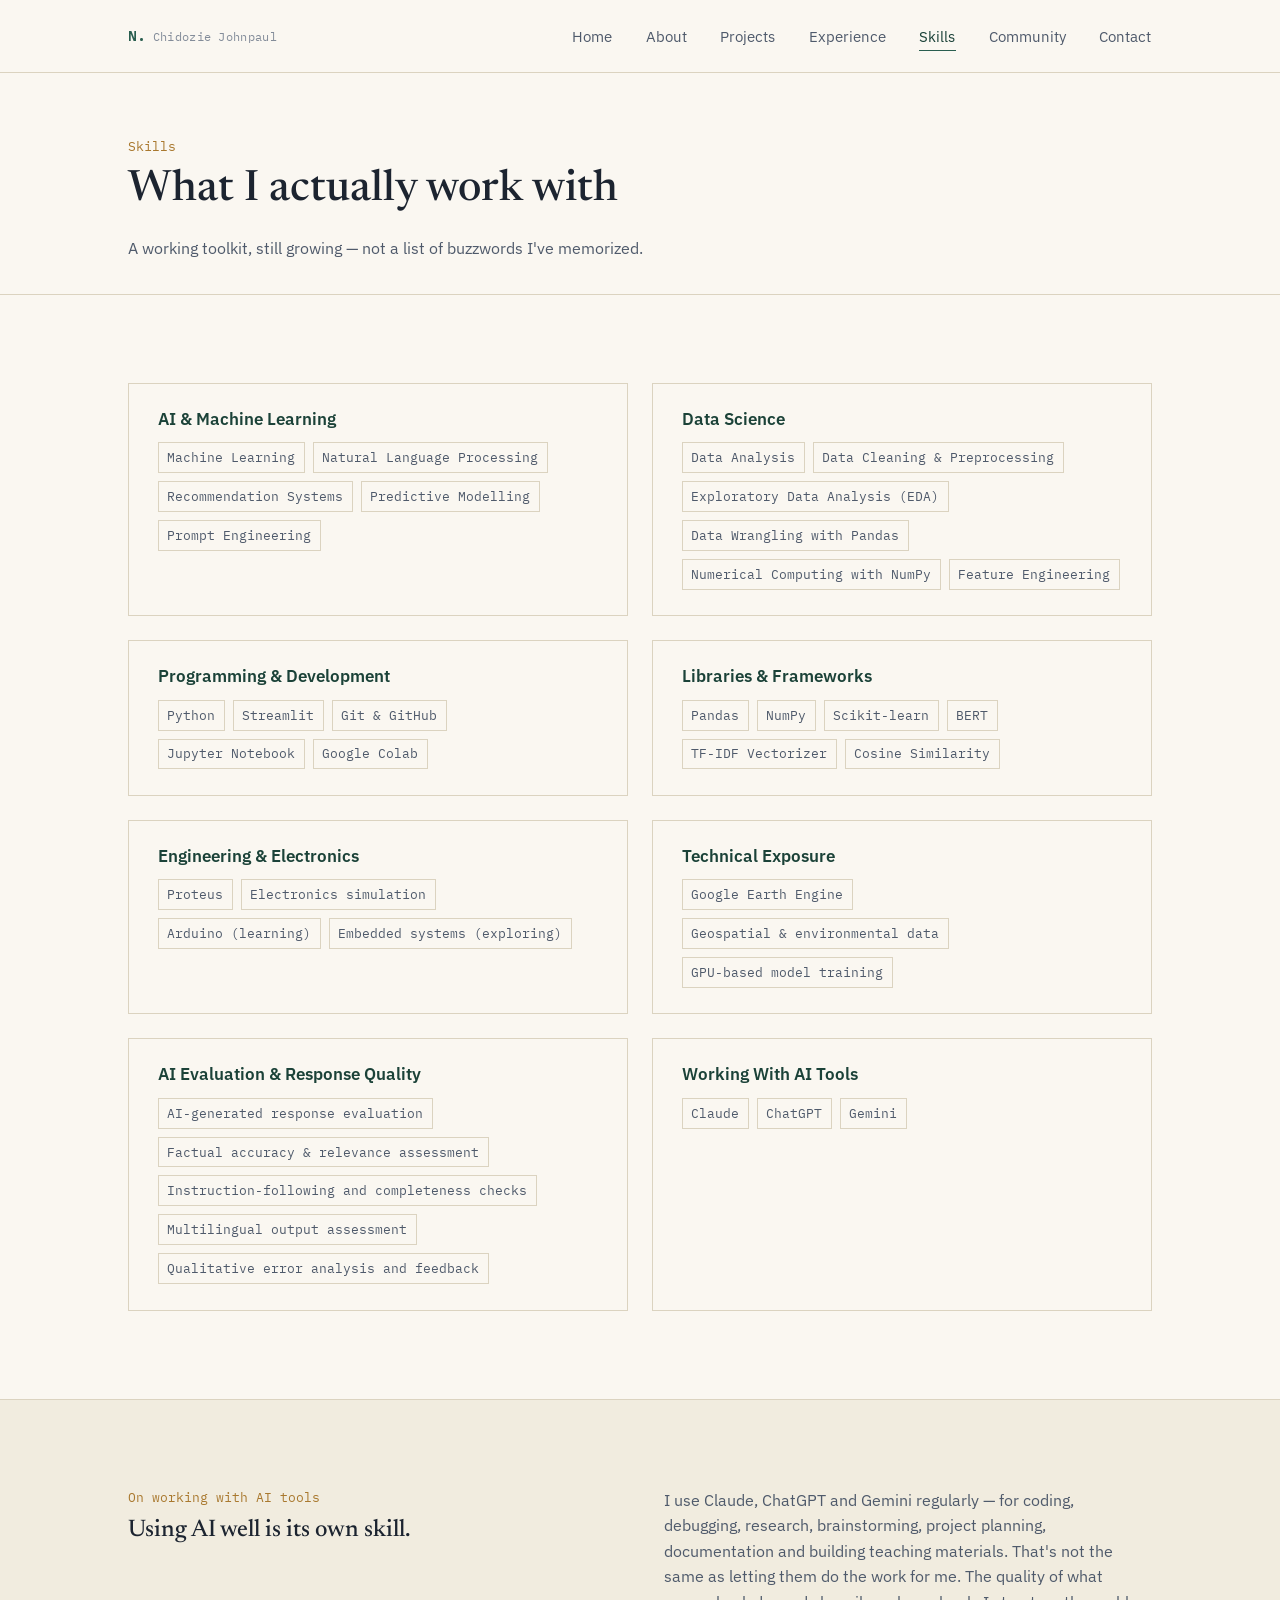
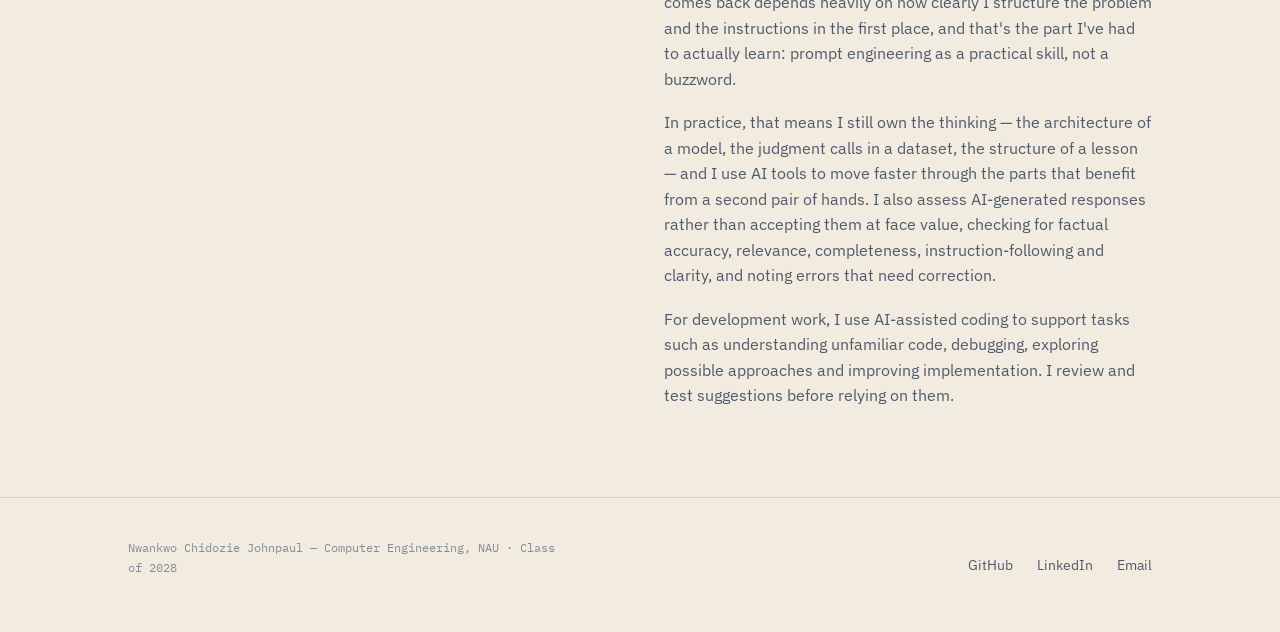
<file: skills.html>
<!DOCTYPE html>
<html lang="en">
<head>
<meta charset="UTF-8">
<meta name="viewport" content="width=device-width, initial-scale=1.0">
<title>Skills — Nwankwo Chidozie Johnpaul</title>
<meta name="description" content="Technical skills in data science, Python, machine learning, NLP, recommendation systems, embedded electronics, and AI tools.">
<link rel="stylesheet" href="css/style.css">
</head>
<body>

<header class="site-header">
  <nav class="nav">
    <a href="index.html" class="nav__mark"><strong>N.</strong><span>Chidozie Johnpaul</span></a>
    <button class="nav__toggle" aria-label="Toggle navigation" aria-expanded="false"><span></span></button>
    <ul class="nav__links">
      <li><a href="index.html">Home</a></li>
      <li><a href="about.html">About</a></li>
      <li><a href="projects.html">Projects</a></li>
      <li><a href="experience.html">Experience</a></li>
      <li><a href="skills.html" aria-current="page">Skills</a></li>
      <li><a href="community.html">Community</a></li>
      <li><a href="contact.html">Contact</a></li>
    </ul>
  </nav>
</header>

<main>

  <div class="page-head">
    <div class="container">
      <p class="eyebrow">Skills</p>
      <h1>What I actually work with</h1>
      <p class="text-soft" style="margin-top: 0.8em;">A working toolkit, still growing — not a list of buzzwords I've memorized.</p>
    </div>
  </div>

  <section class="section">
    <div class="container">
      <div class="grid grid--2">

        <div class="skill-group">
          <h3>AI &amp; Machine Learning</h3>
          <ul>
            <li>Machine Learning</li>
            <li>Natural Language Processing</li>
            <li>Recommendation Systems</li>
            <li>Predictive Modelling</li>
            <li>Prompt Engineering</li>
          </ul>
        </div>

        <div class="skill-group">
          <h3>Data Science</h3>
          <ul>
            <li>Data Analysis</li>
            <li>Data Cleaning &amp; Preprocessing</li>
            <li>Exploratory Data Analysis (EDA)</li>
            <li>Data Wrangling with Pandas</li>
            <li>Numerical Computing with NumPy</li>
            <li>Feature Engineering</li>
          </ul>
        </div>

        <div class="skill-group">
          <h3>Programming &amp; Development</h3>
          <ul>
            <li>Python</li>
            <li>Streamlit</li>
            <li>Git &amp; GitHub</li>
            <li>Jupyter Notebook</li>
            <li>Google Colab</li>
          </ul>
        </div>

        <div class="skill-group">
          <h3>Libraries &amp; Frameworks</h3>
          <ul>
            <li>Pandas</li>
            <li>NumPy</li>
            <li>Scikit-learn</li>
            <li>BERT</li>
            <li>TF-IDF Vectorizer</li>
            <li>Cosine Similarity</li>
          </ul>
        </div>

        <div class="skill-group">
          <h3>Engineering &amp; Electronics</h3>
          <ul>
            <li>Proteus</li>
            <li>Electronics simulation</li>
            <li>Arduino (learning)</li>
            <li>Embedded systems (exploring)</li>
          </ul>
        </div>

        <div class="skill-group">
          <h3>Technical Exposure</h3>
          <ul>
            <li>Google Earth Engine</li>
            <li>Geospatial &amp; environmental data</li>
            <li>GPU-based model training</li>
          </ul>
        </div>

        <div class="skill-group">
          <h3>AI Evaluation &amp; Response Quality</h3>
          <ul>
            <li>AI-generated response evaluation</li>
            <li>Factual accuracy &amp; relevance assessment</li>
            <li>Instruction-following and completeness checks</li>
            <li>Multilingual output assessment</li>
            <li>Qualitative error analysis and feedback</li>
          </ul>
        </div>

        <div class="skill-group">
          <h3>Working With AI Tools</h3>
          <ul>
            <li>Claude</li>
            <li>ChatGPT</li>
            <li>Gemini</li>
          </ul>
        </div>

      </div>
    </div>
  </section>

  <section class="section section--alt">
    <div class="container">
      <div class="grid grid--2" style="gap: 3rem; align-items: start;">
        <div>
          <p class="eyebrow">On working with AI tools</p>
          <h2>Using AI well is its own skill.</h2>
        </div>
        <div class="text-soft">
          <p>I use Claude, ChatGPT and Gemini regularly — for coding, debugging, research, brainstorming, project planning, documentation and building teaching materials. That's not the same as letting them do the work for me. The quality of what comes back depends heavily on how clearly I structure the problem and the instructions in the first place, and that's the part I've had to actually learn: prompt engineering as a practical skill, not a buzzword.</p>
          <p>In practice, that means I still own the thinking — the architecture of a model, the judgment calls in a dataset, the structure of a lesson — and I use AI tools to move faster through the parts that benefit from a second pair of hands. I also assess AI-generated responses rather than accepting them at face value, checking for factual accuracy, relevance, completeness, instruction-following and clarity, and noting errors that need correction.</p>
          <p>For development work, I use AI-assisted coding to support tasks such as understanding unfamiliar code, debugging, exploring possible approaches and improving implementation. I review and test suggestions before relying on them.</p>
        </div>
      </div>
    </div>
  </section>

</main>

<footer class="site-footer">
  <div class="container footer__inner">
    <p class="footer__note">Nwankwo Chidozie Johnpaul — Computer Engineering, NAU · Class of 2028</p>
    <ul class="footer__links">
      <li><a href="https://github.com/Jaypee88" target="_blank" rel="noopener">GitHub</a></li>
      <li><a href="https://www.linkedin.com/in/chidozie-nwankwo-b798b4382" target="_blank" rel="noopener">LinkedIn</a></li>
      <li><a href="mailto:dozienwankwo7@gmail.com">Email</a></li>
    </ul>
  </div>
</footer>

<script src="js/main.js"></script>
</body>
</html>
</file>
<file: css/style.css>
/* ==========================================================================
   Nwankwo Chidozie Johnpaul — Portfolio
   Design language: engineering notebook meets calm technical clarity.
   Paper backgrounds, hairline rules, a teal drawn from circuit-board copper
   oxide and a warm amber for highlights. Newsreader for voice, IBM Plex for
   the working text — a nod to a student who thinks in both prose and code.
   ========================================================================== */

@import url('https://fonts.googleapis.com/css2?family=Newsreader:ital,opsz,wght@0,6..72,400;0,6..72,500;0,6..72,600;1,6..72,400;1,6..72,500&family=IBM+Plex+Sans:wght@400;500;600&family=IBM+Plex+Mono:wght@400;500&display=swap');

:root{
  --paper: #FAF7F1;
  --paper-alt: #F1ECDF;
  --paper-deep: #EAE3D2;
  --ink: #1C2430;
  --ink-soft: #4F5A6B;
  --ink-faint: #838C99;
  --line: #DBD3C0;
  --line-strong: #C7BCA2;
  --teal: #295E4F;
  --teal-deep: #1B4238;
  --teal-tint: #E4EEE9;
  --amber: #A9782E;
  --amber-tint: #F3E7D0;

  --serif: 'Newsreader', 'Iowan Old Style', Georgia, serif;
  --sans: 'IBM Plex Sans', -apple-system, BlinkMacSystemFont, 'Segoe UI', sans-serif;
  --mono: 'IBM Plex Mono', 'SFMono-Regular', Menlo, monospace;

  --max: 1120px;
  --gutter: clamp(1.25rem, 4vw, 3rem);
}

*, *::before, *::after{ box-sizing: border-box; }

html{
  scroll-behavior: smooth;
}

@media (prefers-reduced-motion: reduce){
  html{ scroll-behavior: auto; }
  *, *::before, *::after{
    animation-duration: 0.01ms !important;
    animation-iteration-count: 1 !important;
    transition-duration: 0.01ms !important;
    scroll-behavior: auto !important;
  }
}

body{
  margin: 0;
  background: var(--paper);
  color: var(--ink);
  font-family: var(--sans);
  font-size: 16px;
  line-height: 1.6;
  -webkit-font-smoothing: antialiased;
}

img{ max-width: 100%; display: block; }

a{
  color: var(--teal);
  text-decoration-color: var(--line-strong);
  text-underline-offset: 3px;
}
a:hover{ color: var(--teal-deep); }

:focus-visible{
  outline: 2px solid var(--teal);
  outline-offset: 3px;
}

h1, h2, h3, h4{
  font-family: var(--serif);
  font-weight: 500;
  line-height: 1.15;
  margin: 0 0 0.5em;
  color: var(--ink);
}

p{ margin: 0 0 1.1em; max-width: 62ch; }
p:last-child{ margin-bottom: 0; }

.container{
  max-width: var(--max);
  margin: 0 auto;
  padding: 0 var(--gutter);
}

/* ---------- Header / Nav ---------- */

.site-header{
  position: sticky;
  top: 0;
  z-index: 50;
  background: rgba(250, 247, 241, 0.92);
  backdrop-filter: blur(6px);
  border-bottom: 1px solid var(--line);
}

.nav{
  max-width: var(--max);
  margin: 0 auto;
  padding: 0 var(--gutter);
  display: flex;
  align-items: center;
  justify-content: space-between;
  height: 72px;
}

.nav__mark{
  font-family: var(--mono);
  font-size: 0.95rem;
  letter-spacing: 0.02em;
  color: var(--ink);
  text-decoration: none;
  border: none;
  display: flex;
  align-items: baseline;
  gap: 0.4em;
}
.nav__mark strong{ color: var(--teal); font-weight: 600; }
.nav__mark span{ color: var(--ink-faint); font-size: 0.8em; }

.nav__links{
  display: flex;
  gap: 2rem;
  list-style: none;
  margin: 0;
  padding: 0;
}

.nav__links a{
  font-size: 0.95rem;
  color: var(--ink-soft);
  text-decoration: none;
  padding: 0.3em 0.05em;
  border-bottom: 1px solid transparent;
}
.nav__links a:hover{ color: var(--ink); border-bottom-color: var(--line-strong); }
.nav__links a[aria-current="page"]{
  color: var(--teal-deep);
  border-bottom-color: var(--teal);
}

.nav__toggle{
  display: none;
  background: none;
  border: 1px solid var(--line-strong);
  border-radius: 6px;
  width: 40px;
  height: 40px;
  padding: 0;
  cursor: pointer;
  position: relative;
}
.nav__toggle span,
.nav__toggle span::before,
.nav__toggle span::after{
  content: '';
  position: absolute;
  left: 9px;
  right: 9px;
  height: 2px;
  background: var(--ink);
  transition: transform 0.2s ease, opacity 0.2s ease;
}
.nav__toggle span{ top: 19px; }
.nav__toggle span::before{ top: -6px; }
.nav__toggle span::after{ top: 6px; }
.nav__toggle[aria-expanded="true"] span{ background: transparent; }
.nav__toggle[aria-expanded="true"] span::before{ transform: translateY(6px) rotate(45deg); }
.nav__toggle[aria-expanded="true"] span::after{ transform: translateY(-6px) rotate(-45deg); }

@media (max-width: 760px){
  .nav__toggle{ display: block; }
  .nav__links{
    position: absolute;
    top: 72px;
    left: 0;
    right: 0;
    background: var(--paper);
    border-bottom: 1px solid var(--line);
    flex-direction: column;
    gap: 0;
    max-height: 0;
    overflow: hidden;
    transition: max-height 0.25s ease;
  }
  .nav__links.is-open{ max-height: 400px; }
  .nav__links li{ border-top: 1px solid var(--line); }
  .nav__links a{ display: block; padding: 1rem var(--gutter); border-bottom: none; }
  .nav__links a[aria-current="page"]{ background: var(--teal-tint); }
}

/* ---------- Buttons ---------- */

.btn{
  display: inline-flex;
  align-items: center;
  gap: 0.5em;
  font-family: var(--sans);
  font-weight: 500;
  font-size: 0.95rem;
  padding: 0.7em 1.3em;
  border-radius: 4px;
  border: 1px solid transparent;
  text-decoration: none;
  cursor: pointer;
  transition: background-color 0.15s ease, border-color 0.15s ease, color 0.15s ease;
}
.btn--primary{
  background: var(--teal);
  color: #fff;
}
.btn--primary:hover{ background: var(--teal-deep); color: #fff; }

.btn--outline{
  background: transparent;
  border-color: var(--ink);
  color: var(--ink);
}
.btn--outline:hover{ background: var(--ink); color: var(--paper); }

.btn--ghost{
  background: transparent;
  border-color: var(--line-strong);
  color: var(--ink-soft);
}
.btn--ghost:hover{ border-color: var(--teal); color: var(--teal-deep); }

.btn-row{
  display: flex;
  flex-wrap: wrap;
  gap: 0.9rem;
}

/* ---------- Section rhythm ---------- */

.section{
  padding: clamp(3rem, 8vw, 5.5rem) 0;
}
.section + .section{
  border-top: 1px solid var(--line);
}
.section--alt{
  background: var(--paper-alt);
}

.section__head{
  max-width: 60ch;
  margin-bottom: 2.5rem;
}

.eyebrow{
  font-family: var(--mono);
  font-size: 0.8rem;
  color: var(--amber);
  margin: 0 0 0.7em;
}

/* ---------- Hero ---------- */

.hero{
  position: relative;
  padding: clamp(3rem, 9vw, 6rem) 0 clamp(2.5rem, 6vw, 4rem);
  background-image:
    linear-gradient(var(--line) 1px, transparent 1px),
    linear-gradient(90deg, var(--line) 1px, transparent 1px);
  background-size: 42px 42px;
  background-position: center -1px;
  -webkit-mask-image: linear-gradient(to bottom, black 0%, black 65%, transparent 100%);
  mask-image: linear-gradient(to bottom, black 0%, black 65%, transparent 100%);
}

.hero__inner{
  max-width: var(--max);
  margin: 0 auto;
  padding: 0 var(--gutter);
  display: grid;
  grid-template-columns: 1.3fr 0.9fr;
  gap: clamp(2rem, 5vw, 4rem);
  align-items: center;
}

.hero__eyebrow{
  font-family: var(--mono);
  font-size: 0.85rem;
  color: var(--teal-deep);
  margin-bottom: 1rem;
}

.hero h1{
  font-size: clamp(2.4rem, 5vw, 3.6rem);
  margin-bottom: 0.3em;
}

.hero__role{
  font-family: var(--mono);
  font-size: 1.05rem;
  color: var(--ink-soft);
  margin-bottom: 1.2rem;
}

.hero__lede{
  font-size: 1.15rem;
  color: var(--ink-soft);
  max-width: 46ch;
}

.hero__photo{
  position: relative;
  justify-self: end;
  width: min(280px, 100%);
}
.hero__photo img{
  width: 100%;
  aspect-ratio: 4 / 5;
  object-fit: cover;
  border: 1px solid var(--line-strong);
  filter: grayscale(8%);
}
.hero__photo::after{
  content: '';
  position: absolute;
  top: 14px; left: 14px;
  width: 100%; height: 100%;
  border: 1px solid var(--teal);
  z-index: -1;
}

@media (max-width: 760px){
  .hero__inner{ grid-template-columns: 1fr; }
  .hero__photo{ justify-self: start; width: 180px; order: -1; margin-bottom: 1.5rem; }
  .hero__photo::after{ display: none; }
}

/* circuit divider */
.circuit-divider{
  display: block;
  width: 100%;
  height: auto;
  color: var(--line-strong);
}

/* ---------- Cards ---------- */

.card{
  background: var(--paper);
  border: 1px solid var(--line);
  padding: 1.75rem;
}

.grid{
  display: grid;
  gap: 1.5rem;
}
.grid--2{ grid-template-columns: repeat(2, 1fr); }
.grid--3{ grid-template-columns: repeat(3, 1fr); }

@media (max-width: 900px){
  .grid--3{ grid-template-columns: repeat(2, 1fr); }
}
@media (max-width: 640px){
  .grid--2, .grid--3{ grid-template-columns: 1fr; }
}

/* ---------- Project cards ---------- */

.project{
  border: 1px solid var(--line);
  background: var(--paper);
  padding: 1.9rem;
  display: flex;
  flex-direction: column;
  gap: 0.9rem;
}
.project--featured{
  border-color: var(--teal);
  background: linear-gradient(180deg, var(--teal-tint), var(--paper) 55%);
}

.project__status{
  font-family: var(--mono);
  font-size: 0.75rem;
  color: var(--amber);
}

.project__title{
  font-size: 1.4rem;
  margin-bottom: 0.15em;
}

.project__role{
  font-size: 0.92rem;
  color: var(--ink-soft);
  font-style: italic;
  font-family: var(--serif);
}

.project__stack{
  display: flex;
  flex-wrap: wrap;
  gap: 0.5rem;
  margin: 0.3rem 0;
}
.tag{
  font-family: var(--mono);
  font-size: 0.75rem;
  padding: 0.25em 0.6em;
  background: var(--paper-alt);
  border: 1px solid var(--line);
  color: var(--ink-soft);
}

.project__links{
  display: flex;
  gap: 1.2rem;
  margin-top: auto;
  padding-top: 0.6rem;
  font-family: var(--mono);
  font-size: 0.85rem;
}
.project__links a{
  text-decoration: none;
  border-bottom: 1px solid var(--line-strong);
}
.project__links a:hover{ border-color: var(--teal); }

/* ---------- Timeline (Experience) ---------- */

.timeline{
  position: relative;
  margin: 0;
  padding: 0;
  list-style: none;
  border-left: 1px solid var(--line-strong);
}

.timeline__item{
  position: relative;
  padding: 0 0 2.6rem 2.2rem;
}
.timeline__item::before{
  content: '';
  position: absolute;
  left: -5px;
  top: 0.35rem;
  width: 9px;
  height: 9px;
  background: var(--paper);
  border: 2px solid var(--teal);
  border-radius: 50%;
}
.timeline__item:last-child{ padding-bottom: 0; }

.timeline__date{
  font-family: var(--mono);
  font-size: 0.8rem;
  color: var(--amber);
  margin-bottom: 0.3em;
}

.timeline__org{
  font-size: 1.2rem;
  margin-bottom: 0.1em;
}

.timeline__role{
  font-family: var(--sans);
  font-weight: 500;
  color: var(--ink-soft);
  margin-bottom: 0.6em;
  font-size: 0.95rem;
}

.timeline__item ul{
  margin: 0.4em 0 0;
  padding-left: 1.1em;
  color: var(--ink-soft);
}
.timeline__item li{ margin-bottom: 0.35em; }

/* ---------- Skills page ---------- */

.skill-group{
  border: 1px solid var(--line);
  padding: 1.6rem 1.8rem;
  background: var(--paper);
}
.skill-group h3{
  font-size: 1.05rem;
  font-family: var(--sans);
  font-weight: 600;
  margin-bottom: 0.8em;
  color: var(--teal-deep);
}
.skill-group ul{
  list-style: none;
  margin: 0;
  padding: 0;
  display: flex;
  flex-wrap: wrap;
  gap: 0.5rem;
}
.skill-group li{
  font-family: var(--mono);
  font-size: 0.82rem;
  padding: 0.3em 0.65em;
  border: 1px solid var(--line);
  color: var(--ink-soft);
}

.stat-row{
  display: grid;
  grid-template-columns: repeat(3, 1fr);
  gap: 1.5rem;
  margin: 2rem 0;
}
.stat{
  border-left: 2px solid var(--amber);
  padding-left: 1rem;
}
.stat b{
  display: block;
  font-family: var(--serif);
  font-size: 2rem;
  font-weight: 500;
  color: var(--ink);
}
.stat span{
  font-size: 0.88rem;
  color: var(--ink-soft);
}
@media (max-width: 640px){
  .stat-row{ grid-template-columns: 1fr 1fr; }
}

/* ---------- Pull quote ---------- */

.pull{
  font-family: var(--serif);
  font-style: italic;
  font-size: 1.35rem;
  color: var(--teal-deep);
  border-left: 2px solid var(--teal);
  padding-left: 1.2rem;
  max-width: 52ch;
  margin: 1.5rem 0;
}

/* ---------- Contact ---------- */

.contact-grid{
  display: grid;
  grid-template-columns: 1fr 1fr;
  gap: 3rem;
}
@media (max-width: 760px){
  .contact-grid{ grid-template-columns: 1fr; }
}

.contact-list{
  list-style: none;
  margin: 0;
  padding: 0;
}
.contact-list li{
  border-top: 1px solid var(--line);
  padding: 1rem 0;
  display: flex;
  justify-content: space-between;
  gap: 1rem;
  align-items: baseline;
  flex-wrap: wrap;
}
.contact-list li:last-child{ border-bottom: 1px solid var(--line); }
.contact-list span{
  font-family: var(--mono);
  font-size: 0.8rem;
  color: var(--ink-faint);
}

/* ---------- Footer ---------- */

.site-footer{
  border-top: 1px solid var(--line);
  padding: 2.5rem 0;
  background: var(--paper-alt);
}
.footer__inner{
  display: flex;
  justify-content: space-between;
  flex-wrap: wrap;
  gap: 1.5rem;
  align-items: center;
}
.footer__links{
  display: flex;
  gap: 1.5rem;
  list-style: none;
  padding: 0;
  margin: 0;
}
.footer__links a{
  text-decoration: none;
  color: var(--ink-soft);
  font-size: 0.9rem;
}
.footer__note{
  font-family: var(--mono);
  font-size: 0.78rem;
  color: var(--ink-faint);
}

/* ---------- Utility ---------- */

.mt-0{ margin-top: 0; }
.text-soft{ color: var(--ink-soft); }
.center-copy{ max-width: 68ch; }

.page-head{
  padding: clamp(2.5rem, 6vw, 4rem) 0 2rem;
  border-bottom: 1px solid var(--line);
}
.page-head .eyebrow{ margin-bottom: 0.6em; }
.page-head h1{ font-size: clamp(2rem, 4vw, 2.7rem); }
</file>
